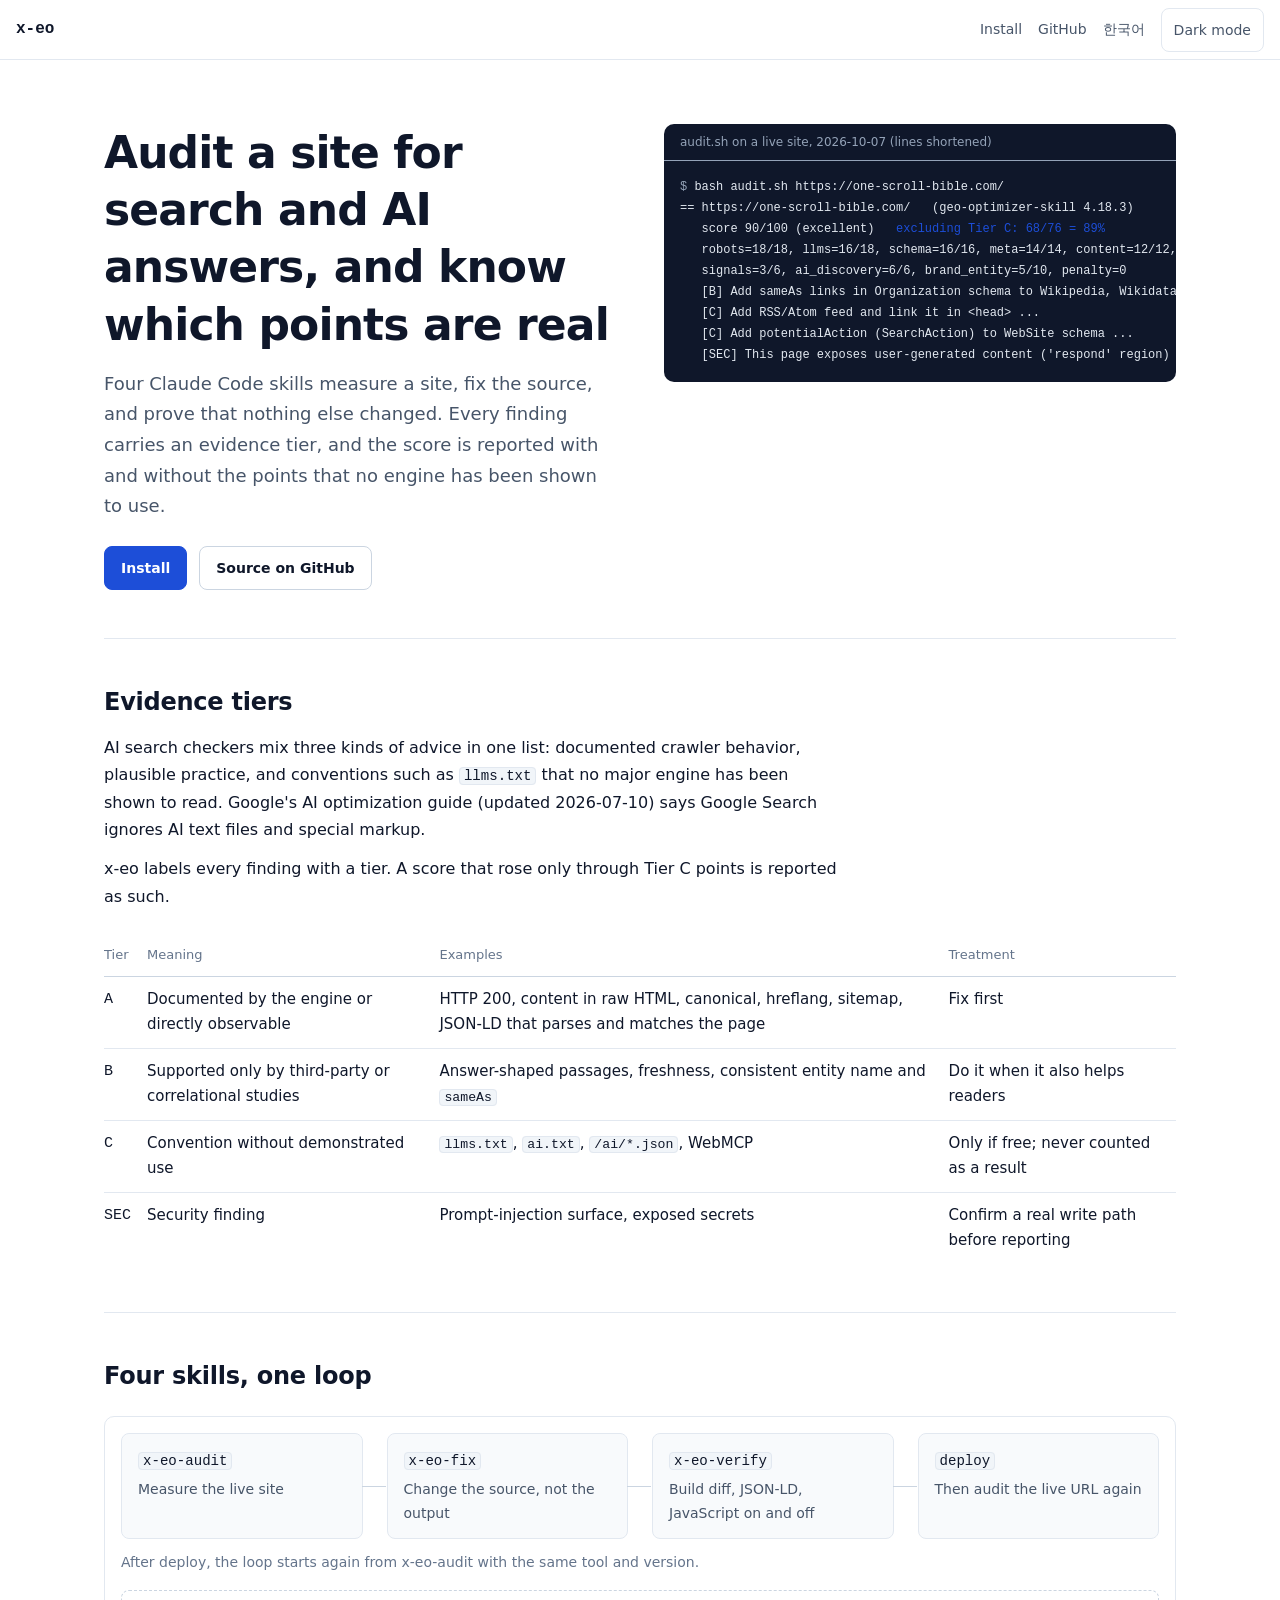
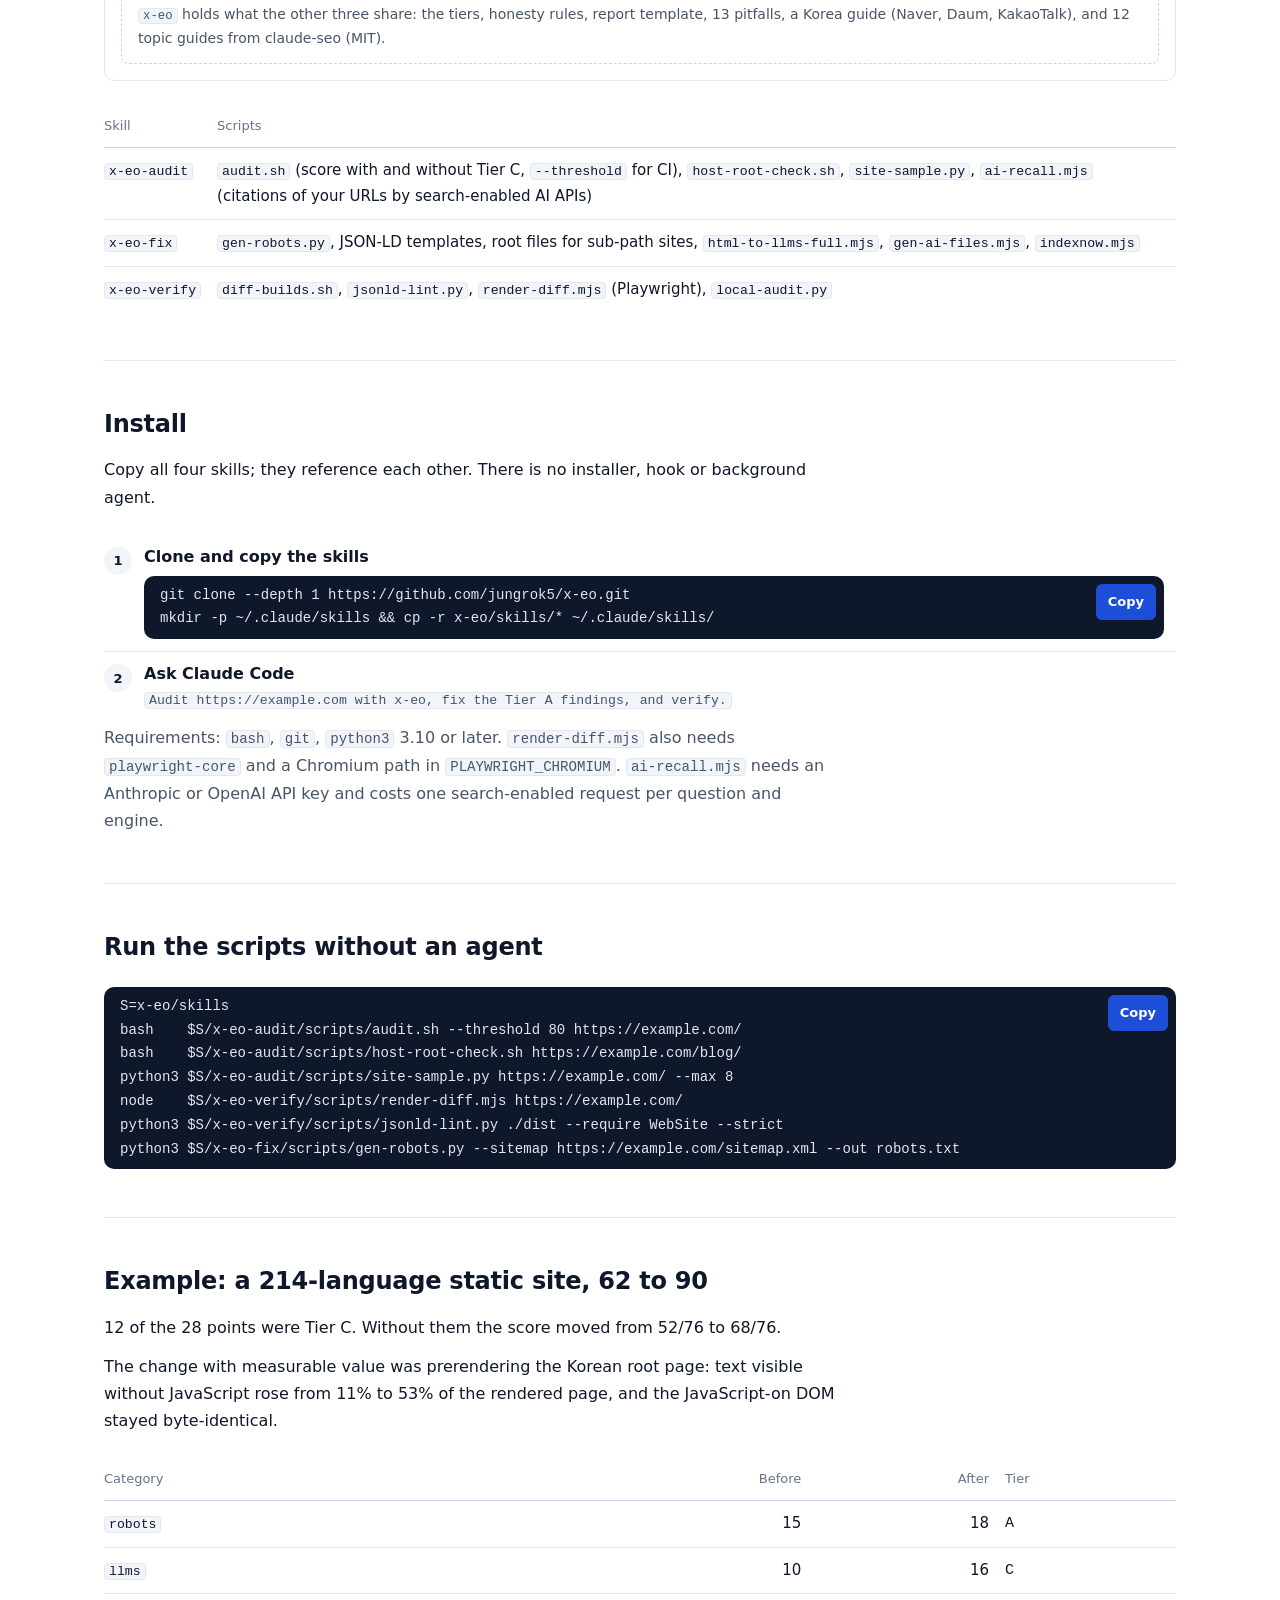
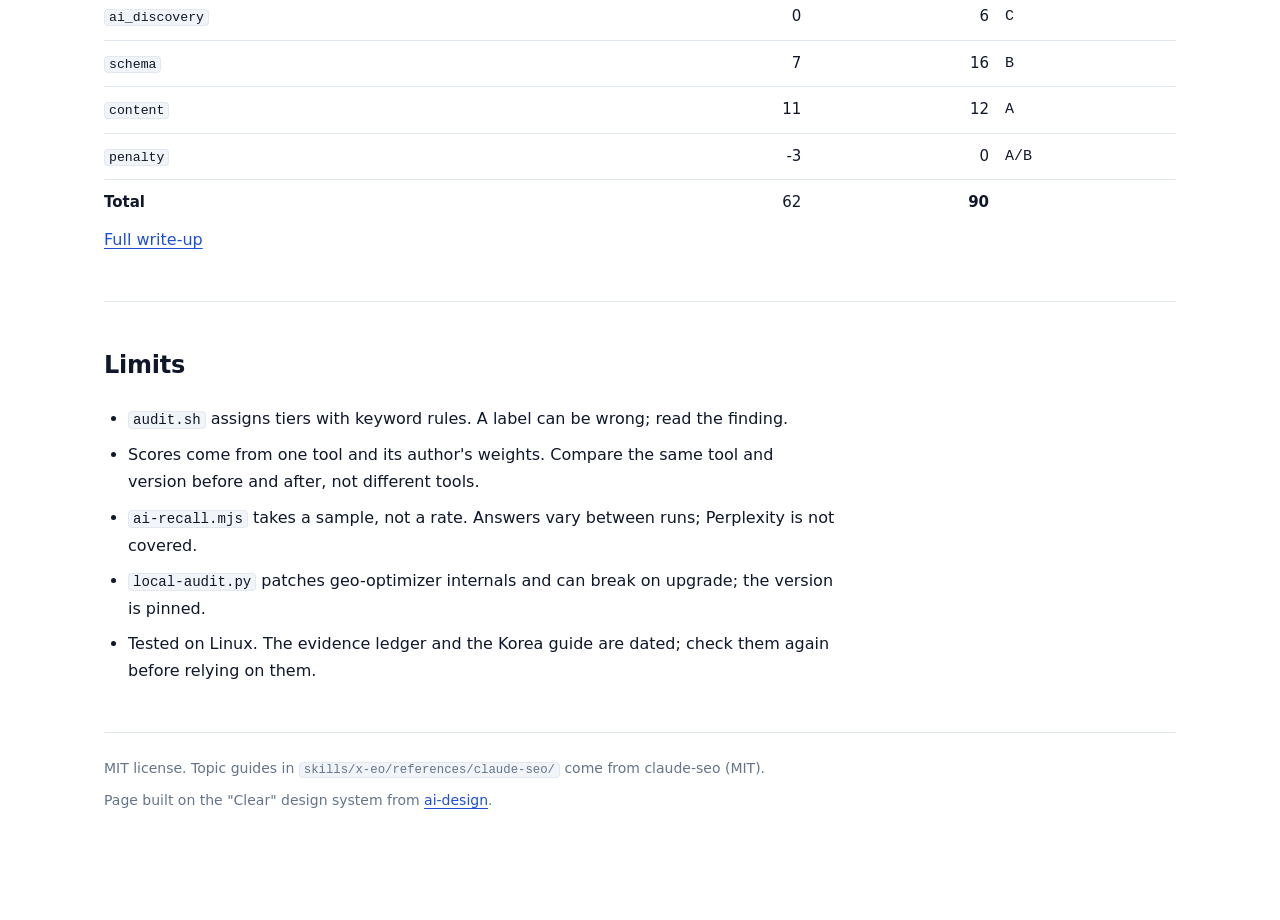
<file: index.html>
<!doctype html>
<html lang="en">
<head>
<meta charset="utf-8">
<meta name="viewport" content="width=device-width, initial-scale=1">
<title>x-eo: SEO, AEO and GEO audits graded by evidence</title>
<meta name="description" content="Claude Code skills that audit a site for search engines and AI answer engines, fix the findings and verify the fix, with an evidence tier on every recommendation.">
<link rel="canonical" href="https://jungrok5.github.io/x-eo/">
<link rel="alternate" hreflang="en" href="https://jungrok5.github.io/x-eo/">
<link rel="alternate" hreflang="ko" href="https://jungrok5.github.io/x-eo/ko/">
<link rel="alternate" hreflang="x-default" href="https://jungrok5.github.io/x-eo/">
<meta property="og:type" content="website">
<meta property="og:title" content="x-eo: SEO, AEO and GEO audits graded by evidence">
<meta property="og:description" content="Claude Code skills that audit a site for search engines and AI answer engines, fix the findings and verify the fix, with an evidence tier on every recommendation.">
<meta property="og:url" content="https://jungrok5.github.io/x-eo/">
<meta property="og:locale" content="en_US">
<meta name="twitter:card" content="summary">
<link rel="icon" href="data:,">
<script type="application/ld+json">{"@context": "https://schema.org", "@type": "SoftwareSourceCode", "name": "x-eo", "url": "https://jungrok5.github.io/x-eo/", "codeRepository": "https://github.com/jungrok5/x-eo", "description": "Claude Code skills that audit a site for search engines and AI answer engines, fix the findings and verify the fix, with an evidence tier on every recommendation.", "inLanguage": "en", "license": "https://opensource.org/licenses/MIT", "programmingLanguage": ["Python", "JavaScript", "Shell"], "runtimePlatform": "Claude Code"}</script>
<link rel="stylesheet" href="assets/design/tokens.css">
<link rel="stylesheet" href="assets/design/components.css">
<link rel="stylesheet" href="assets/site.css">
<script src="assets/design/theme.js"></script>
</head>
<body>
<header class="ds-topbar top">
  <a class="brand" href="./">x-eo</a>
  <nav>
    <a href="#install">Install</a>
    <a href="https://github.com/jungrok5/x-eo">GitHub</a>
    <a href="ko/" hreflang="ko" lang="ko">한국어</a>
    <button type="button" class="theme-toggle" data-dark="Dark mode" data-light="Light mode">Dark mode</button>
  </nav>
</header>
<main class="ds-page">
<section class="hero">
  <div>
    <h1>Audit a site for search and AI answers, and know which points are real</h1>
    <p class="ds-lede">Four Claude Code skills measure a site, fix the source, and prove that nothing else changed. Every finding carries an evidence tier, and the score is reported with and without the points that no engine has been shown to use.</p>
    <div class="actions"><a class="ds-btn ds-btn--primary" href="#install">Install</a><a class="ds-btn" href="https://github.com/jungrok5/x-eo">Source on GitHub</a></div>
  </div>
  <figure class="term"><figcaption>audit.sh on a live site, 2026-10-07 (lines shortened)</figcaption><pre tabindex="0"><code><span class="ds-c">$</span> bash audit.sh https://one-scroll-bible.com/
== https://one-scroll-bible.com/   (geo-optimizer-skill 4.18.3)
   score 90/100 (excellent)   <span class="hl">excluding Tier C: 68/76 = 89%</span>
   robots=18/18, llms=16/18, schema=16/16, meta=14/14, content=12/12,
   signals=3/6, ai_discovery=6/6, brand_entity=5/10, penalty=0
   [B] Add sameAs links in Organization schema to Wikipedia, Wikidata, ...
   [C] Add RSS/Atom feed and link it in &lt;head&gt; ...
   [C] Add potentialAction (SearchAction) to WebSite schema ...
   [SEC] This page exposes user-generated content ('respond' region) ...</code></pre></figure>
</section>
<section id="tiers">
  <h2>Evidence tiers</h2>
  <p>AI search checkers mix three kinds of advice in one list: documented crawler behavior, plausible practice, and conventions such as <code>llms.txt</code> that no major engine has been shown to read. Google's AI optimization guide (updated 2026-07-10) says Google Search ignores AI text files and special markup.</p><p>x-eo labels every finding with a tier. A score that rose only through Tier C points is reported as such.</p>
  <div class="ds-table-wrap"><table class="ds-table"><thead><tr><th>Tier</th><th>Meaning</th><th>Examples</th><th>Treatment</th></tr></thead><tbody><tr><td class="tier">A</td><td>Documented by the engine or directly observable</td><td>HTTP 200, content in raw HTML, canonical, hreflang, sitemap, JSON-LD that parses and matches the page</td><td>Fix first</td></tr><tr><td class="tier">B</td><td>Supported only by third-party or correlational studies</td><td>Answer-shaped passages, freshness, consistent entity name and <code>sameAs</code></td><td>Do it when it also helps readers</td></tr><tr><td class="tier">C</td><td>Convention without demonstrated use</td><td><code>llms.txt</code>, <code>ai.txt</code>, <code>/ai/*.json</code>, WebMCP</td><td>Only if free; never counted as a result</td></tr><tr><td class="tier">SEC</td><td>Security finding</td><td>Prompt-injection surface, exposed secrets</td><td>Confirm a real write path before reporting</td></tr></tbody></table></div>
</section>
<section id="skills">
  <h2>Four skills, one loop</h2>
  <figure class="ds-figure"><ol class="loop"><li><code>x-eo-audit</code><span>Measure the live site</span></li><li><code>x-eo-fix</code><span>Change the source, not the output</span></li><li><code>x-eo-verify</code><span>Build diff, JSON-LD, JavaScript on and off</span></li><li><code>deploy</code><span>Then audit the live URL again</span></li></ol><p class="loop-back">After deploy, the loop starts again from x-eo-audit with the same tool and version.</p><p class="shared"><code>x-eo</code> holds what the other three share: the tiers, honesty rules, report template, 13 pitfalls, a Korea guide (Naver, Daum, KakaoTalk), and 12 topic guides from claude-seo (MIT).</p></figure>
  <div class="ds-table-wrap"><table class="ds-table"><thead><tr><th>Skill</th><th>Scripts</th></tr></thead><tbody><tr><td><code>x-eo-audit</code></td><td><code>audit.sh</code> (score with and without Tier C, <code>--threshold</code> for CI), <code>host-root-check.sh</code>, <code>site-sample.py</code>, <code>ai-recall.mjs</code> (citations of your URLs by search-enabled AI APIs)</td></tr><tr><td><code>x-eo-fix</code></td><td><code>gen-robots.py</code>, JSON-LD templates, root files for sub-path sites, <code>html-to-llms-full.mjs</code>, <code>gen-ai-files.mjs</code>, <code>indexnow.mjs</code></td></tr><tr><td><code>x-eo-verify</code></td><td><code>diff-builds.sh</code>, <code>jsonld-lint.py</code>, <code>render-diff.mjs</code> (Playwright), <code>local-audit.py</code></td></tr></tbody></table></div>
</section>
<section id="install">
  <h2>Install</h2>
  <p>Copy all four skills; they reference each other. There is no installer, hook or background agent.</p>
  <ol class="ds-steps"><li><div><h3>Clone and copy the skills</h3><div class="ds-cmd"><pre><code>git clone --depth 1 https://github.com/jungrok5/x-eo.git
mkdir -p ~/.claude/skills &amp;&amp; cp -r x-eo/skills/* ~/.claude/skills/</code></pre><button type="button" data-copied="Copied" data-failed="Copy failed">Copy</button></div></div></li><li><div><h3>Ask Claude Code</h3><p><code>Audit https://example.com with x-eo, fix the Tier A findings, and verify.</code></p></div></li></ol>
  <p class="ds-muted">Requirements: <code>bash</code>, <code>git</code>, <code>python3</code> 3.10 or later. <code>render-diff.mjs</code> also needs <code>playwright-core</code> and a Chromium path in <code>PLAYWRIGHT_CHROMIUM</code>. <code>ai-recall.mjs</code> needs an Anthropic or OpenAI API key and costs one search-enabled request per question and engine.</p>
</section>
<section id="direct">
  <h2>Run the scripts without an agent</h2>
  <div class="ds-cmd"><pre><code>S=x-eo/skills
bash    $S/x-eo-audit/scripts/audit.sh --threshold 80 https://example.com/
bash    $S/x-eo-audit/scripts/host-root-check.sh https://example.com/blog/
python3 $S/x-eo-audit/scripts/site-sample.py https://example.com/ --max 8
node    $S/x-eo-verify/scripts/render-diff.mjs https://example.com/
python3 $S/x-eo-verify/scripts/jsonld-lint.py ./dist --require WebSite --strict
python3 $S/x-eo-fix/scripts/gen-robots.py --sitemap https://example.com/sitemap.xml --out robots.txt</code></pre><button type="button" data-copied="Copied" data-failed="Copy failed">Copy</button></div>
</section>
<section id="example">
  <h2>Example: a 214-language static site, 62 to 90</h2>
  <p>12 of the 28 points were Tier C. Without them the score moved from 52/76 to 68/76.</p><p>The change with measurable value was prerendering the Korean root page: text visible without JavaScript rose from 11% to 53% of the rendered page, and the JavaScript-on DOM stayed byte-identical.</p>
  <div class="ds-table-wrap"><table class="ds-table"><thead><tr><th>Category</th><th class="num">Before</th><th class="num">After</th><th>Tier</th></tr></thead><tbody><tr><td><code>robots</code></td><td class="num">15</td><td class="num">18</td><td class="tier">A</td></tr><tr><td><code>llms</code></td><td class="num">10</td><td class="num">16</td><td class="tier">C</td></tr><tr><td><code>ai_discovery</code></td><td class="num">0</td><td class="num">6</td><td class="tier">C</td></tr><tr><td><code>schema</code></td><td class="num">7</td><td class="num">16</td><td class="tier">B</td></tr><tr><td><code>content</code></td><td class="num">11</td><td class="num">12</td><td class="tier">A</td></tr><tr><td><code>penalty</code></td><td class="num">-3</td><td class="num">0</td><td class="tier">A/B</td></tr><tr><td><strong>Total</strong></td><td class="num">62</td><td class="num"><strong>90</strong></td><td></td></tr></tbody></table></div>
  <p><a href="https://github.com/jungrok5/x-eo/blob/main/examples/one-scroll-bible.md">Full write-up</a></p>
</section>
<section id="limits">
  <h2>Limits</h2>
  <ul class="plain"><li><code>audit.sh</code> assigns tiers with keyword rules. A label can be wrong; read the finding.</li><li>Scores come from one tool and its author's weights. Compare the same tool and version before and after, not different tools.</li><li><code>ai-recall.mjs</code> takes a sample, not a rate. Answers vary between runs; Perplexity is not covered.</li><li><code>local-audit.py</code> patches geo-optimizer internals and can break on upgrade; the version is pinned.</li><li>Tested on Linux. The evidence ledger and the Korea guide are dated; check them again before relying on them.</li></ul>
</section>
<footer class="site"><p>MIT license. Topic guides in <code>skills/x-eo/references/claude-seo/</code> come from claude-seo (MIT).</p><p>Page built on the "Clear" design system from <a href="https://github.com/jungrok5/ai-design">ai-design</a>.</p></footer>
</main>
<script src="assets/design/copy.js" defer></script>
</body>
</html>
</file>
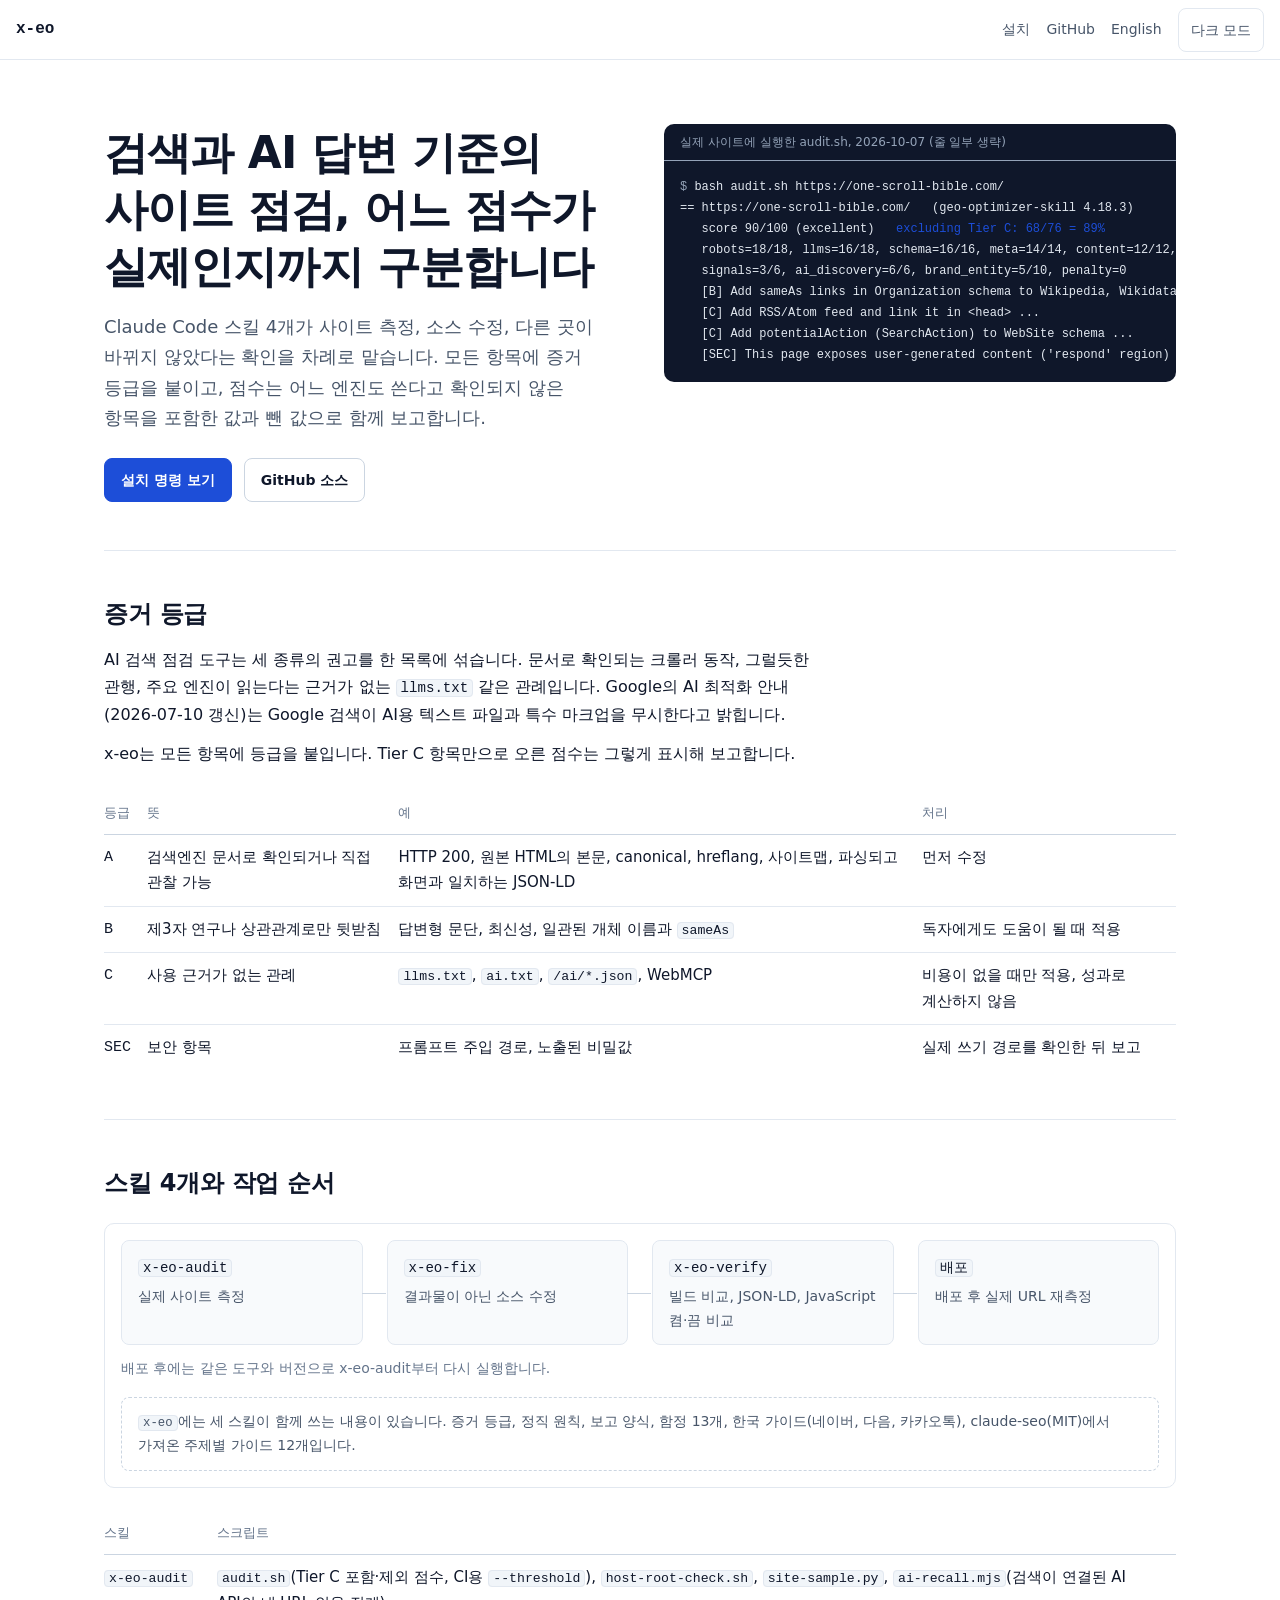
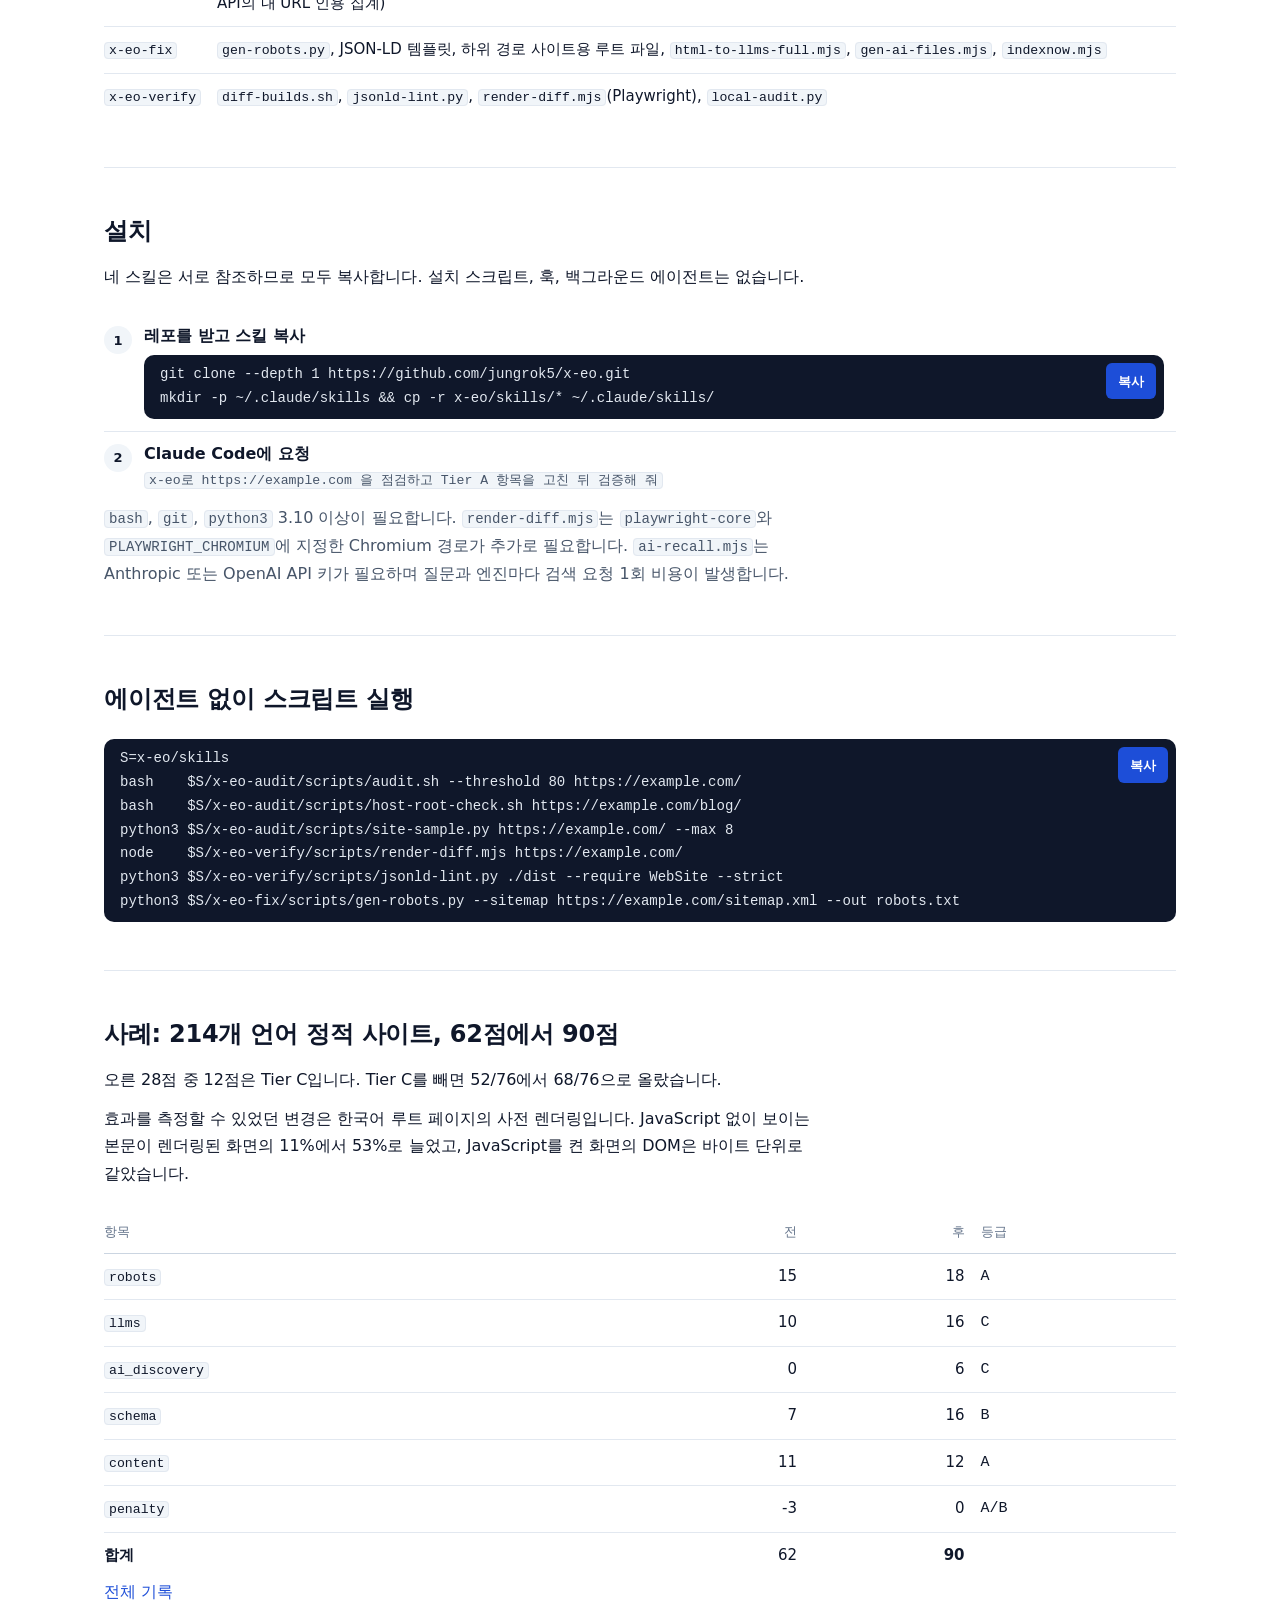
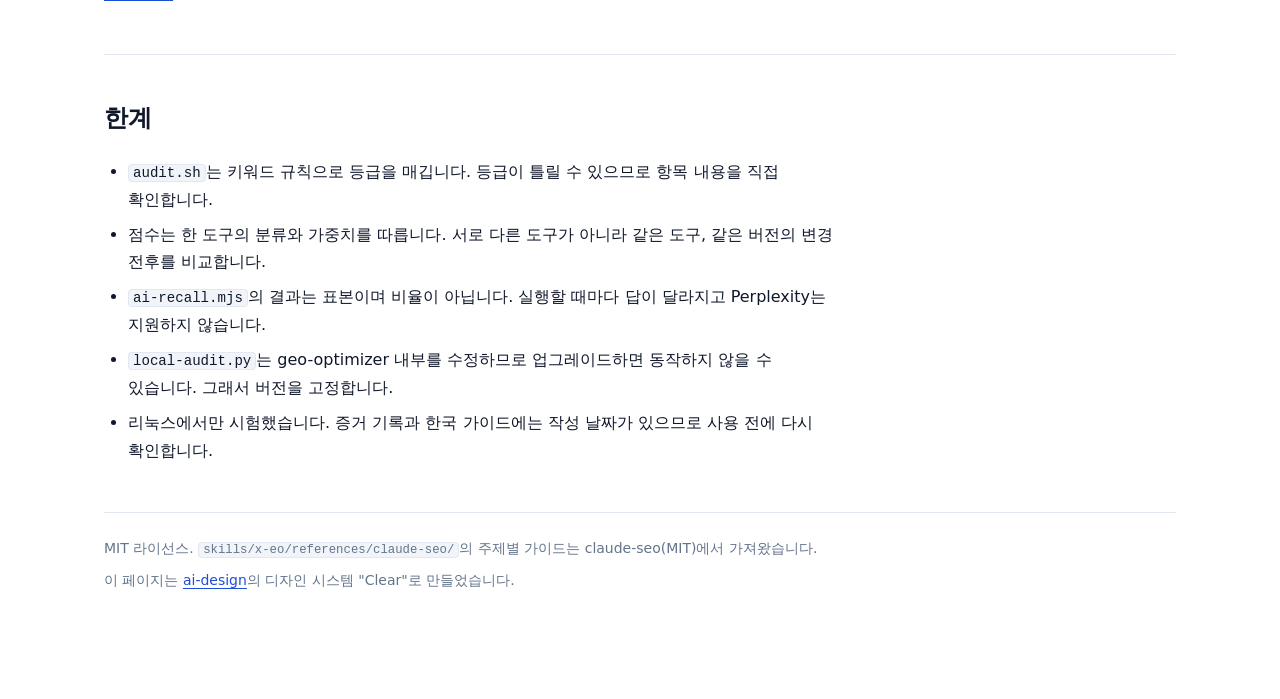
<file: ko/index.html>
<!doctype html>
<html lang="ko">
<head>
<meta charset="utf-8">
<meta name="viewport" content="width=device-width, initial-scale=1">
<title>x-eo: 증거 등급을 붙이는 SEO·AEO·GEO 점검</title>
<meta name="description" content="검색엔진과 AI 답변 엔진 관점에서 사이트 점검, 수정, 수정 결과 검증을 맡는 Claude Code 스킬입니다. 모든 권고에 증거 등급을 붙입니다.">
<link rel="canonical" href="https://jungrok5.github.io/x-eo/ko/">
<link rel="alternate" hreflang="en" href="https://jungrok5.github.io/x-eo/">
<link rel="alternate" hreflang="ko" href="https://jungrok5.github.io/x-eo/ko/">
<link rel="alternate" hreflang="x-default" href="https://jungrok5.github.io/x-eo/">
<meta property="og:type" content="website">
<meta property="og:title" content="x-eo: 증거 등급을 붙이는 SEO·AEO·GEO 점검">
<meta property="og:description" content="검색엔진과 AI 답변 엔진 관점에서 사이트 점검, 수정, 수정 결과 검증을 맡는 Claude Code 스킬입니다. 모든 권고에 증거 등급을 붙입니다.">
<meta property="og:url" content="https://jungrok5.github.io/x-eo/ko/">
<meta property="og:locale" content="ko_KR">
<meta name="twitter:card" content="summary">
<link rel="icon" href="data:,">
<script type="application/ld+json">{"@context": "https://schema.org", "@type": "SoftwareSourceCode", "name": "x-eo", "url": "https://jungrok5.github.io/x-eo/ko/", "codeRepository": "https://github.com/jungrok5/x-eo", "description": "검색엔진과 AI 답변 엔진 관점에서 사이트 점검, 수정, 수정 결과 검증을 맡는 Claude Code 스킬입니다. 모든 권고에 증거 등급을 붙입니다.", "inLanguage": "ko", "license": "https://opensource.org/licenses/MIT", "programmingLanguage": ["Python", "JavaScript", "Shell"], "runtimePlatform": "Claude Code"}</script>
<link rel="stylesheet" href="../assets/design/tokens.css">
<link rel="stylesheet" href="../assets/design/components.css">
<link rel="stylesheet" href="../assets/site.css">
<script src="../assets/design/theme.js"></script>
</head>
<body>
<header class="ds-topbar top">
  <a class="brand" href="../">x-eo</a>
  <nav>
    <a href="#install">설치</a>
    <a href="https://github.com/jungrok5/x-eo">GitHub</a>
    <a href="../" hreflang="en" lang="en">English</a>
    <button type="button" class="theme-toggle" >다크 모드</button>
  </nav>
</header>
<main class="ds-page">
<section class="hero">
  <div>
    <h1>검색과 AI 답변 기준의 사이트 점검, 어느 점수가 실제인지까지 구분합니다</h1>
    <p class="ds-lede">Claude Code 스킬 4개가 사이트 측정, 소스 수정, 다른 곳이 바뀌지 않았다는 확인을 차례로 맡습니다. 모든 항목에 증거 등급을 붙이고, 점수는 어느 엔진도 쓴다고 확인되지 않은 항목을 포함한 값과 뺀 값으로 함께 보고합니다.</p>
    <div class="actions"><a class="ds-btn ds-btn--primary" href="#install">설치 명령 보기</a><a class="ds-btn" href="https://github.com/jungrok5/x-eo">GitHub 소스</a></div>
  </div>
  <figure class="term"><figcaption>실제 사이트에 실행한 audit.sh, 2026-10-07 (줄 일부 생략)</figcaption><pre tabindex="0"><code><span class="ds-c">$</span> bash audit.sh https://one-scroll-bible.com/
== https://one-scroll-bible.com/   (geo-optimizer-skill 4.18.3)
   score 90/100 (excellent)   <span class="hl">excluding Tier C: 68/76 = 89%</span>
   robots=18/18, llms=16/18, schema=16/16, meta=14/14, content=12/12,
   signals=3/6, ai_discovery=6/6, brand_entity=5/10, penalty=0
   [B] Add sameAs links in Organization schema to Wikipedia, Wikidata, ...
   [C] Add RSS/Atom feed and link it in &lt;head&gt; ...
   [C] Add potentialAction (SearchAction) to WebSite schema ...
   [SEC] This page exposes user-generated content ('respond' region) ...</code></pre></figure>
</section>
<section id="tiers">
  <h2>증거 등급</h2>
  <p>AI 검색 점검 도구는 세 종류의 권고를 한 목록에 섞습니다. 문서로 확인되는 크롤러 동작, 그럴듯한 관행, 주요 엔진이 읽는다는 근거가 없는 <code>llms.txt</code> 같은 관례입니다. Google의 AI 최적화 안내(2026-07-10 갱신)는 Google 검색이 AI용 텍스트 파일과 특수 마크업을 무시한다고 밝힙니다.</p><p>x-eo는 모든 항목에 등급을 붙입니다. Tier C 항목만으로 오른 점수는 그렇게 표시해 보고합니다.</p>
  <div class="ds-table-wrap"><table class="ds-table"><thead><tr><th>등급</th><th>뜻</th><th>예</th><th>처리</th></tr></thead><tbody><tr><td class="tier">A</td><td>검색엔진 문서로 확인되거나 직접 관찰 가능</td><td>HTTP 200, 원본 HTML의 본문, canonical, hreflang, 사이트맵, 파싱되고 화면과 일치하는 JSON-LD</td><td>먼저 수정</td></tr><tr><td class="tier">B</td><td>제3자 연구나 상관관계로만 뒷받침</td><td>답변형 문단, 최신성, 일관된 개체 이름과 <code>sameAs</code></td><td>독자에게도 도움이 될 때 적용</td></tr><tr><td class="tier">C</td><td>사용 근거가 없는 관례</td><td><code>llms.txt</code>, <code>ai.txt</code>, <code>/ai/*.json</code>, WebMCP</td><td>비용이 없을 때만 적용, 성과로 계산하지 않음</td></tr><tr><td class="tier">SEC</td><td>보안 항목</td><td>프롬프트 주입 경로, 노출된 비밀값</td><td>실제 쓰기 경로를 확인한 뒤 보고</td></tr></tbody></table></div>
</section>
<section id="skills">
  <h2>스킬 4개와 작업 순서</h2>
  <figure class="ds-figure"><ol class="loop"><li><code>x-eo-audit</code><span>실제 사이트 측정</span></li><li><code>x-eo-fix</code><span>결과물이 아닌 소스 수정</span></li><li><code>x-eo-verify</code><span>빌드 비교, JSON-LD, JavaScript 켬·끔 비교</span></li><li><code>배포</code><span>배포 후 실제 URL 재측정</span></li></ol><p class="loop-back">배포 후에는 같은 도구와 버전으로 x-eo-audit부터 다시 실행합니다.</p><p class="shared"><code>x-eo</code>에는 세 스킬이 함께 쓰는 내용이 있습니다. 증거 등급, 정직 원칙, 보고 양식, 함정 13개, 한국 가이드(네이버, 다음, 카카오톡), claude-seo(MIT)에서 가져온 주제별 가이드 12개입니다.</p></figure>
  <div class="ds-table-wrap"><table class="ds-table"><thead><tr><th>스킬</th><th>스크립트</th></tr></thead><tbody><tr><td><code>x-eo-audit</code></td><td><code>audit.sh</code>(Tier C 포함·제외 점수, CI용 <code>--threshold</code>), <code>host-root-check.sh</code>, <code>site-sample.py</code>, <code>ai-recall.mjs</code>(검색이 연결된 AI API의 내 URL 인용 집계)</td></tr><tr><td><code>x-eo-fix</code></td><td><code>gen-robots.py</code>, JSON-LD 템플릿, 하위 경로 사이트용 루트 파일, <code>html-to-llms-full.mjs</code>, <code>gen-ai-files.mjs</code>, <code>indexnow.mjs</code></td></tr><tr><td><code>x-eo-verify</code></td><td><code>diff-builds.sh</code>, <code>jsonld-lint.py</code>, <code>render-diff.mjs</code>(Playwright), <code>local-audit.py</code></td></tr></tbody></table></div>
</section>
<section id="install">
  <h2>설치</h2>
  <p>네 스킬은 서로 참조하므로 모두 복사합니다. 설치 스크립트, 훅, 백그라운드 에이전트는 없습니다.</p>
  <ol class="ds-steps"><li><div><h3>레포를 받고 스킬 복사</h3><div class="ds-cmd"><pre><code>git clone --depth 1 https://github.com/jungrok5/x-eo.git
mkdir -p ~/.claude/skills &amp;&amp; cp -r x-eo/skills/* ~/.claude/skills/</code></pre><button type="button" >복사</button></div></div></li><li><div><h3>Claude Code에 요청</h3><p><code>x-eo로 https://example.com 을 점검하고 Tier A 항목을 고친 뒤 검증해 줘</code></p></div></li></ol>
  <p class="ds-muted"><code>bash</code>, <code>git</code>, <code>python3</code> 3.10 이상이 필요합니다. <code>render-diff.mjs</code>는 <code>playwright-core</code>와 <code>PLAYWRIGHT_CHROMIUM</code>에 지정한 Chromium 경로가 추가로 필요합니다. <code>ai-recall.mjs</code>는 Anthropic 또는 OpenAI API 키가 필요하며 질문과 엔진마다 검색 요청 1회 비용이 발생합니다.</p>
</section>
<section id="direct">
  <h2>에이전트 없이 스크립트 실행</h2>
  <div class="ds-cmd"><pre><code>S=x-eo/skills
bash    $S/x-eo-audit/scripts/audit.sh --threshold 80 https://example.com/
bash    $S/x-eo-audit/scripts/host-root-check.sh https://example.com/blog/
python3 $S/x-eo-audit/scripts/site-sample.py https://example.com/ --max 8
node    $S/x-eo-verify/scripts/render-diff.mjs https://example.com/
python3 $S/x-eo-verify/scripts/jsonld-lint.py ./dist --require WebSite --strict
python3 $S/x-eo-fix/scripts/gen-robots.py --sitemap https://example.com/sitemap.xml --out robots.txt</code></pre><button type="button" >복사</button></div>
</section>
<section id="example">
  <h2>사례: 214개 언어 정적 사이트, 62점에서 90점</h2>
  <p>오른 28점 중 12점은 Tier C입니다. Tier C를 빼면 52/76에서 68/76으로 올랐습니다.</p><p>효과를 측정할 수 있었던 변경은 한국어 루트 페이지의 사전 렌더링입니다. JavaScript 없이 보이는 본문이 렌더링된 화면의 11%에서 53%로 늘었고, JavaScript를 켠 화면의 DOM은 바이트 단위로 같았습니다.</p>
  <div class="ds-table-wrap"><table class="ds-table"><thead><tr><th>항목</th><th class="num">전</th><th class="num">후</th><th>등급</th></tr></thead><tbody><tr><td><code>robots</code></td><td class="num">15</td><td class="num">18</td><td class="tier">A</td></tr><tr><td><code>llms</code></td><td class="num">10</td><td class="num">16</td><td class="tier">C</td></tr><tr><td><code>ai_discovery</code></td><td class="num">0</td><td class="num">6</td><td class="tier">C</td></tr><tr><td><code>schema</code></td><td class="num">7</td><td class="num">16</td><td class="tier">B</td></tr><tr><td><code>content</code></td><td class="num">11</td><td class="num">12</td><td class="tier">A</td></tr><tr><td><code>penalty</code></td><td class="num">-3</td><td class="num">0</td><td class="tier">A/B</td></tr><tr><td><strong>합계</strong></td><td class="num">62</td><td class="num"><strong>90</strong></td><td></td></tr></tbody></table></div>
  <p><a href="https://github.com/jungrok5/x-eo/blob/main/examples/one-scroll-bible.md">전체 기록</a></p>
</section>
<section id="limits">
  <h2>한계</h2>
  <ul class="plain"><li><code>audit.sh</code>는 키워드 규칙으로 등급을 매깁니다. 등급이 틀릴 수 있으므로 항목 내용을 직접 확인합니다.</li><li>점수는 한 도구의 분류와 가중치를 따릅니다. 서로 다른 도구가 아니라 같은 도구, 같은 버전의 변경 전후를 비교합니다.</li><li><code>ai-recall.mjs</code>의 결과는 표본이며 비율이 아닙니다. 실행할 때마다 답이 달라지고 Perplexity는 지원하지 않습니다.</li><li><code>local-audit.py</code>는 geo-optimizer 내부를 수정하므로 업그레이드하면 동작하지 않을 수 있습니다. 그래서 버전을 고정합니다.</li><li>리눅스에서만 시험했습니다. 증거 기록과 한국 가이드에는 작성 날짜가 있으므로 사용 전에 다시 확인합니다.</li></ul>
</section>
<footer class="site"><p>MIT 라이선스. <code>skills/x-eo/references/claude-seo/</code>의 주제별 가이드는 claude-seo(MIT)에서 가져왔습니다.</p><p>이 페이지는 <a href="https://github.com/jungrok5/ai-design">ai-design</a>의 디자인 시스템 "Clear"로 만들었습니다.</p></footer>
</main>
<script src="../assets/design/copy.js" defer></script>
</body>
</html>
</file>
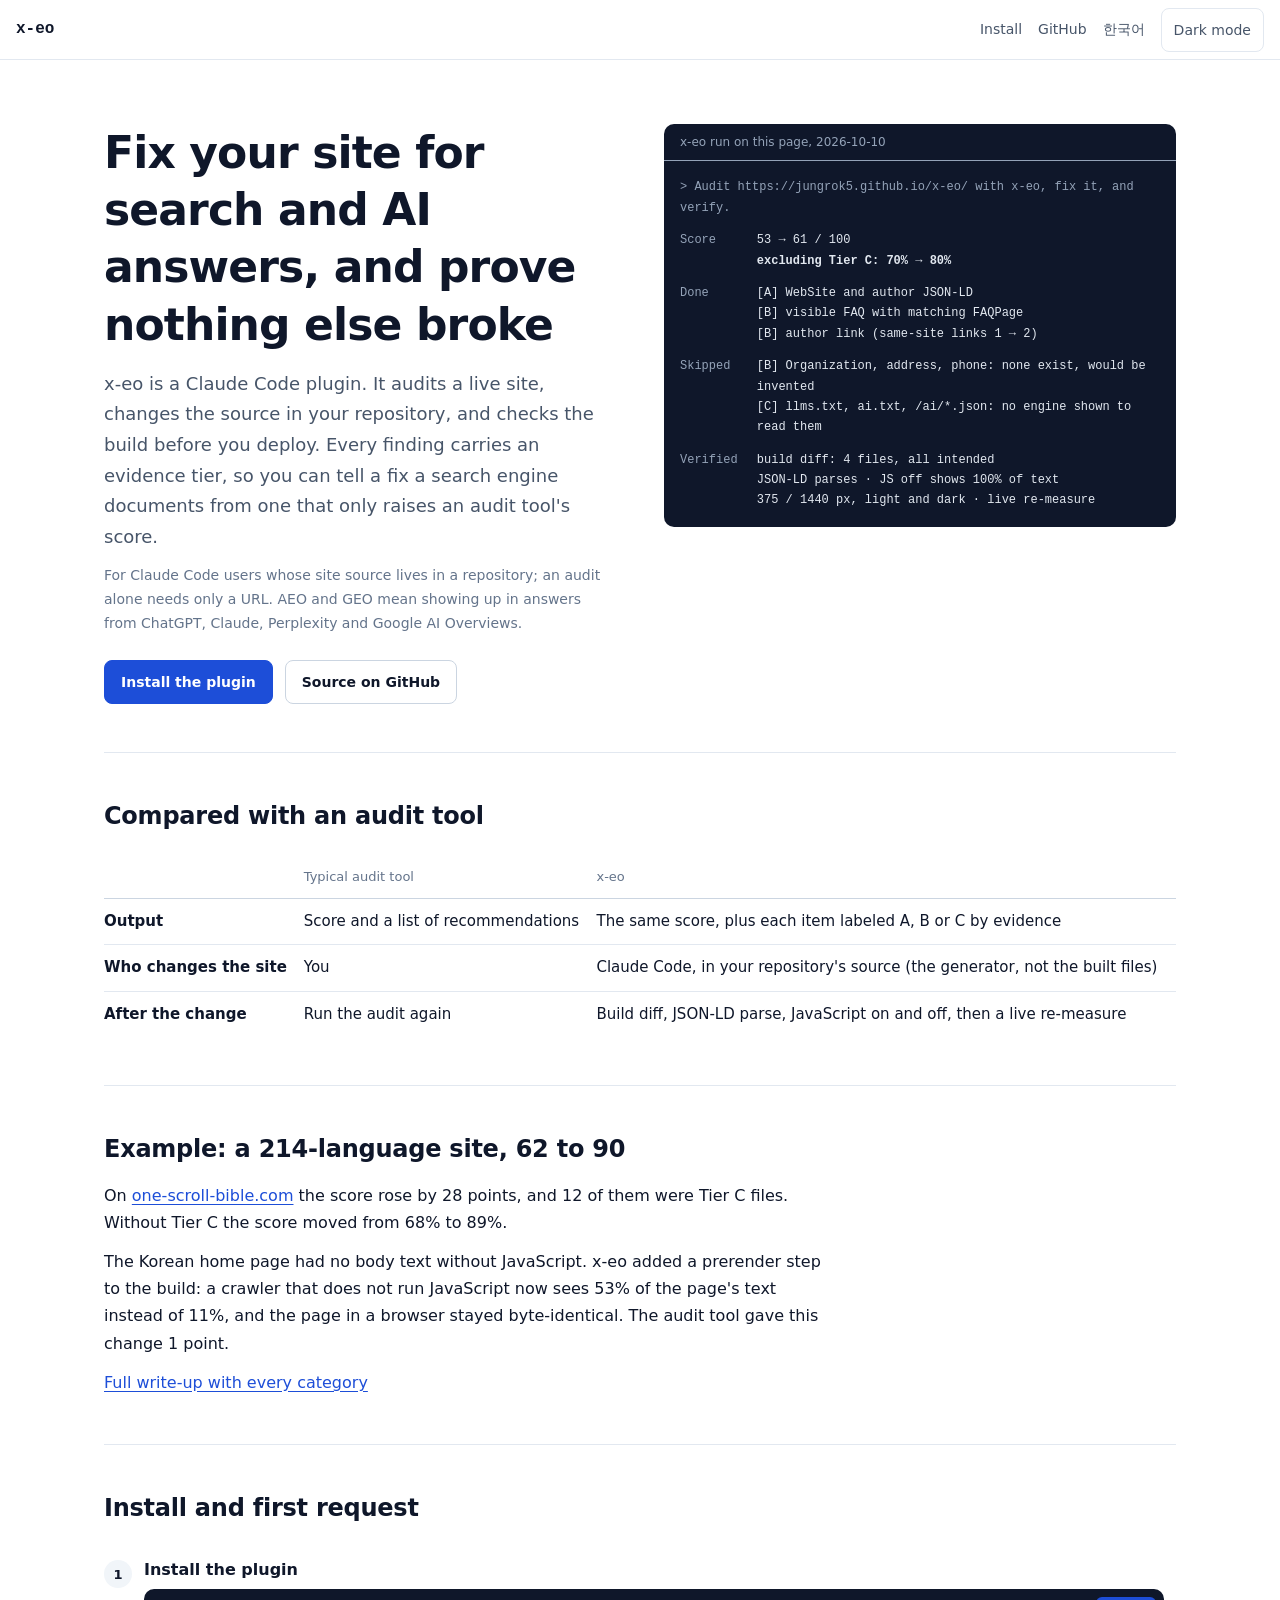
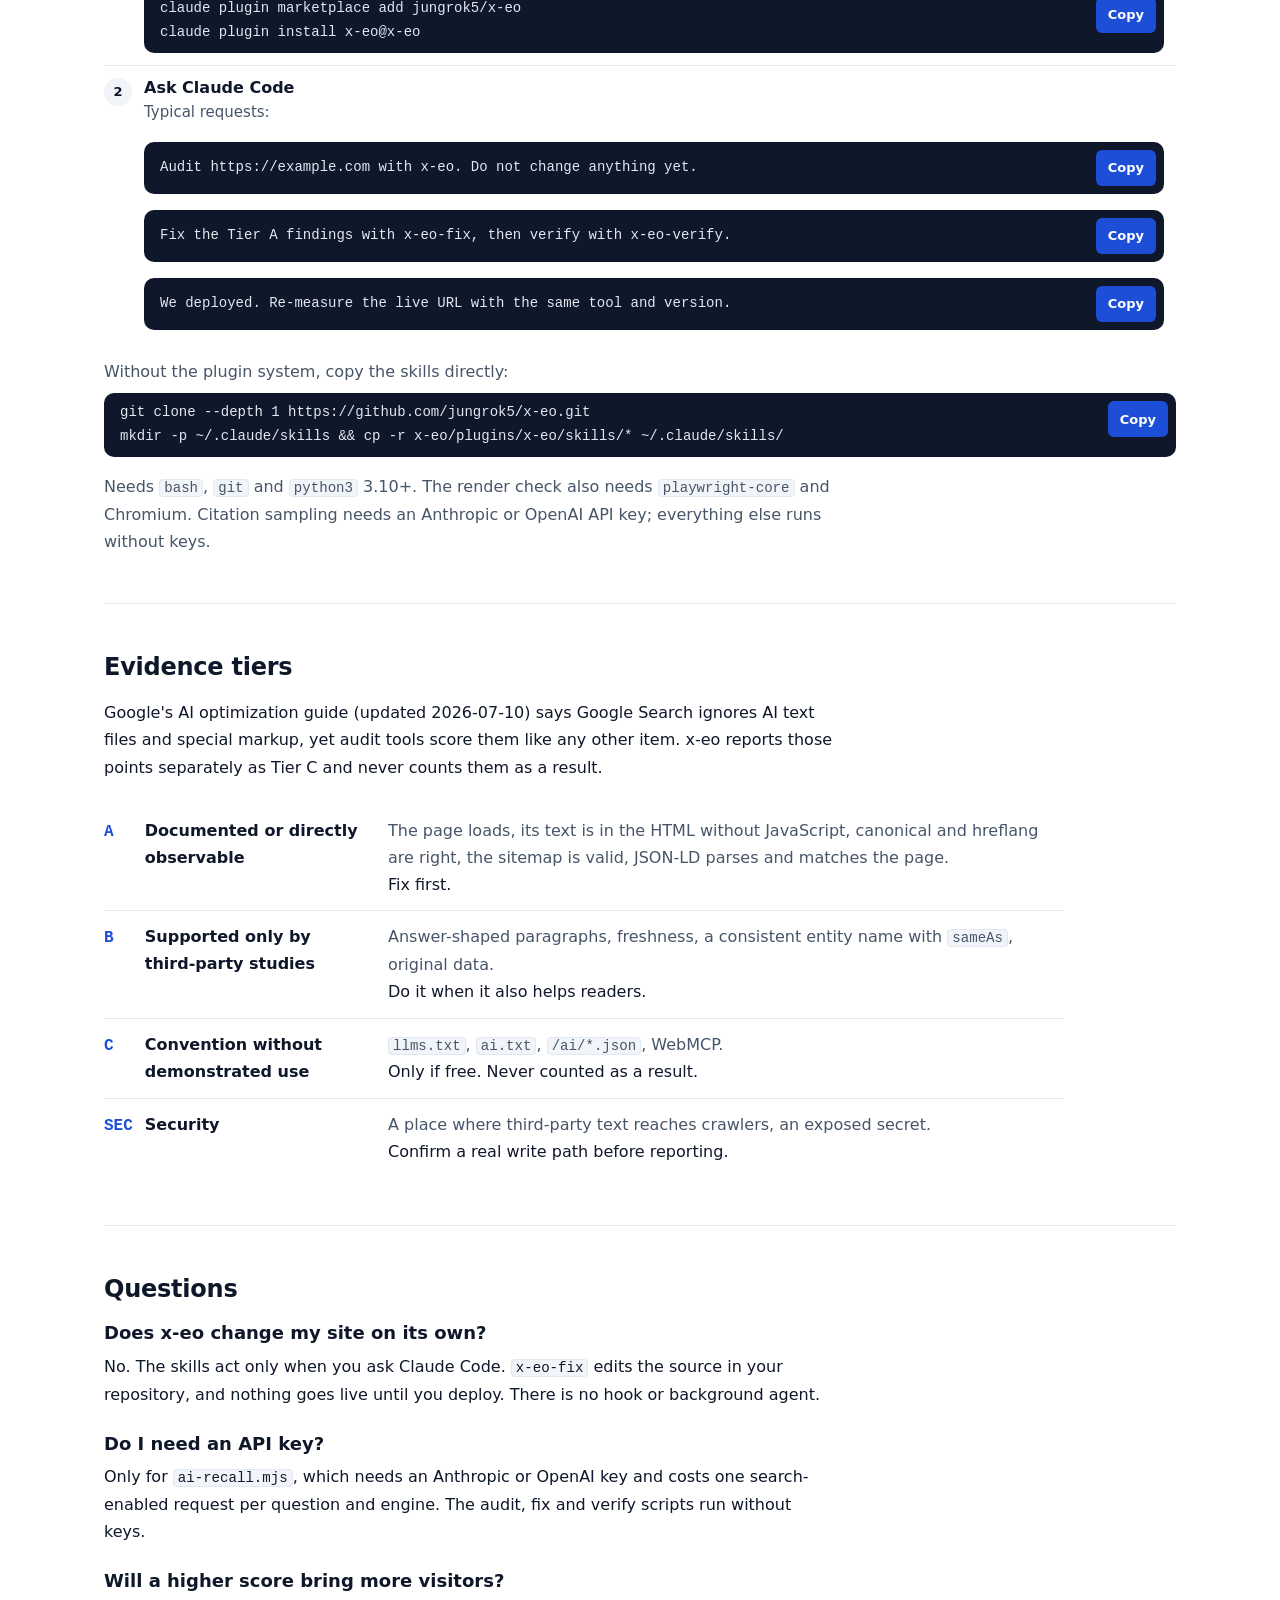
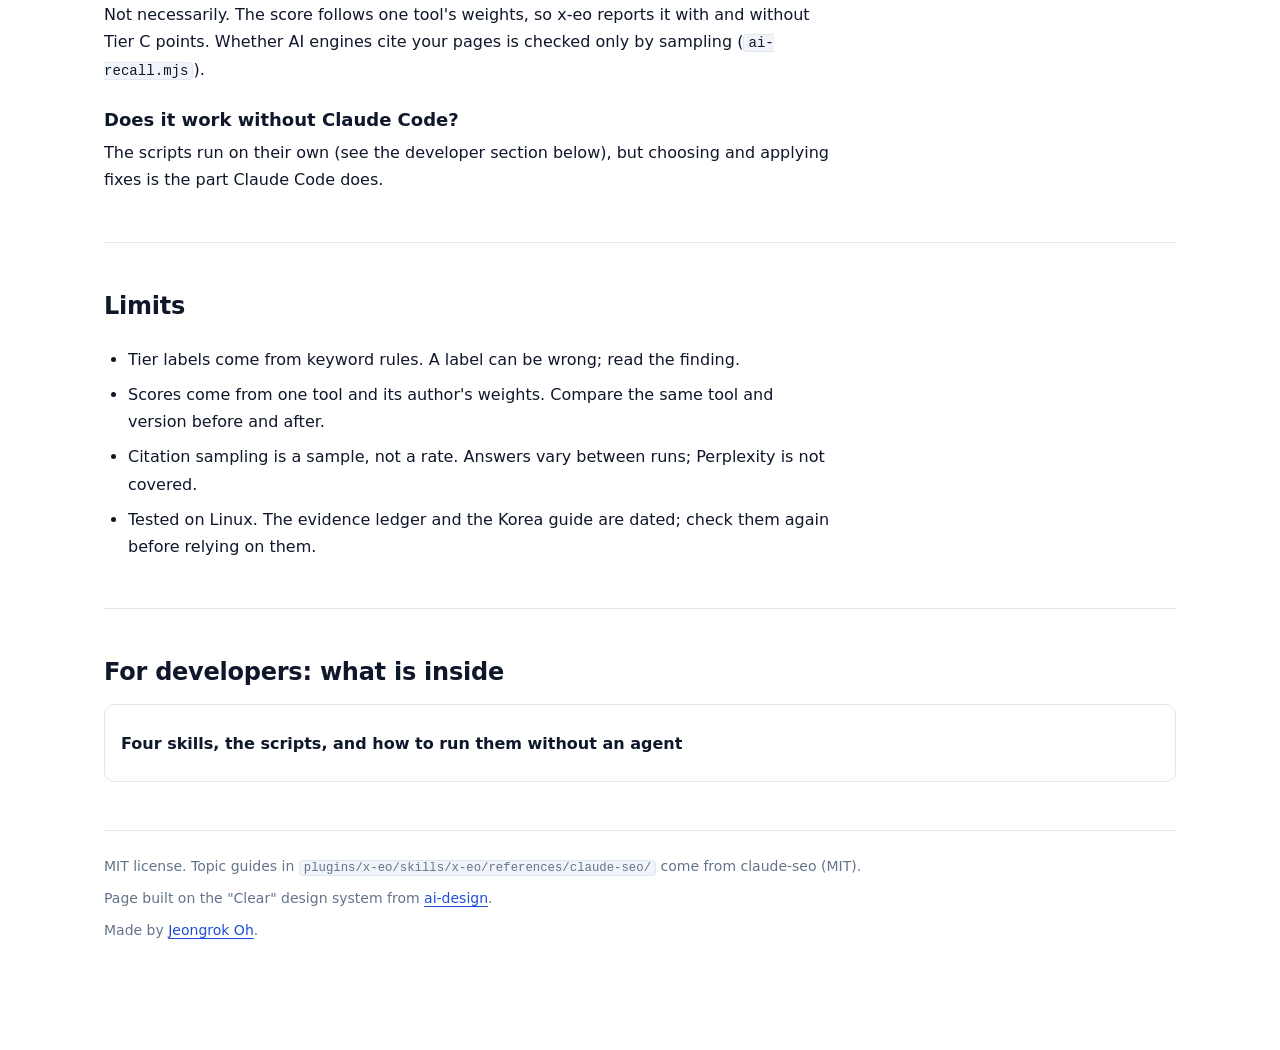
<file: site/index.html>
<!doctype html>
<html lang="en">
<head>
<meta charset="utf-8">
<meta name="viewport" content="width=device-width, initial-scale=1">
<title>x-eo: fix a site for search and AI answers, and prove nothing broke</title>
<meta name="description" content="Claude Code plugin for SEO, AEO and GEO. It audits a site, fixes the source in your repository, and verifies the build, with an evidence tier on every recommendation.">
<link rel="canonical" href="https://jungrok5.github.io/x-eo/">
<link rel="alternate" hreflang="en" href="https://jungrok5.github.io/x-eo/">
<link rel="alternate" hreflang="ko" href="https://jungrok5.github.io/x-eo/ko/">
<link rel="alternate" hreflang="x-default" href="https://jungrok5.github.io/x-eo/">
<meta property="og:type" content="website">
<meta property="og:title" content="x-eo: fix a site for search and AI answers, and prove nothing broke">
<meta property="og:description" content="Claude Code plugin for SEO, AEO and GEO. It audits a site, fixes the source in your repository, and verifies the build, with an evidence tier on every recommendation.">
<meta property="og:url" content="https://jungrok5.github.io/x-eo/">
<meta property="og:locale" content="en_US">
<meta property="og:image" content="https://jungrok5.github.io/x-eo/og.png?v=572d4463">
<meta property="og:image:width" content="1200">
<meta property="og:image:height" content="630">
<meta property="og:image:alt" content="x-eo, a Claude Code plugin: fix your site for search and AI answers, and prove nothing else broke. Report: score 53 to 61, excluding Tier C 70% to 80%.">
<meta name="twitter:card" content="summary_large_image">
<meta name="twitter:image" content="https://jungrok5.github.io/x-eo/og.png?v=572d4463">
<link rel="icon" href="data:,">
<script type="application/ld+json">{"@context": "https://schema.org", "@graph": [{"@type": "WebSite", "@id": "https://jungrok5.github.io/x-eo/#website", "name": "x-eo", "url": "https://jungrok5.github.io/x-eo/", "inLanguage": ["en", "ko"], "author": {"@id": "https://jungrok5.github.io/resume/#person"}}, {"@type": "SoftwareSourceCode", "name": "x-eo", "url": "https://jungrok5.github.io/x-eo/", "codeRepository": "https://github.com/jungrok5/x-eo", "description": "Claude Code plugin for SEO, AEO and GEO. It audits a site, fixes the source in your repository, and verifies the build, with an evidence tier on every recommendation.", "inLanguage": "en", "license": "https://opensource.org/licenses/MIT", "programmingLanguage": ["Python", "JavaScript", "Shell"], "runtimePlatform": "Claude Code", "author": {"@id": "https://jungrok5.github.io/resume/#person"}, "isPartOf": {"@id": "https://jungrok5.github.io/x-eo/#website"}}, {"@type": "FAQPage", "inLanguage": "en", "mainEntity": [{"@type": "Question", "name": "Does x-eo change my site on its own?", "acceptedAnswer": {"@type": "Answer", "text": "No. The skills act only when you ask Claude Code. x-eo-fix edits the source in your repository, and nothing goes live until you deploy. There is no hook or background agent."}}, {"@type": "Question", "name": "Do I need an API key?", "acceptedAnswer": {"@type": "Answer", "text": "Only for ai-recall.mjs, which needs an Anthropic or OpenAI key and costs one search-enabled request per question and engine. The audit, fix and verify scripts run without keys."}}, {"@type": "Question", "name": "Will a higher score bring more visitors?", "acceptedAnswer": {"@type": "Answer", "text": "Not necessarily. The score follows one tool's weights, so x-eo reports it with and without Tier C points. Whether AI engines cite your pages is checked only by sampling (ai-recall.mjs)."}}, {"@type": "Question", "name": "Does it work without Claude Code?", "acceptedAnswer": {"@type": "Answer", "text": "The scripts run on their own (see the developer section below), but choosing and applying fixes is the part Claude Code does."}}]}, {"@type": "Person", "@id": "https://jungrok5.github.io/resume/#person", "name": "오정록 (Jeongrok Oh)", "url": "https://jungrok5.github.io/resume/", "sameAs": ["https://github.com/jungrok5", "https://www.linkedin.com/in/jungrok5"]}]}</script>
<link rel="stylesheet" href="assets/design/tokens.css">
<link rel="stylesheet" href="assets/design/components.css">
<link rel="stylesheet" href="assets/site.css">
<script src="assets/design/theme.js"></script>
</head>
<body>
<header class="ds-topbar top">
  <a class="brand" href="./">x-eo</a>
  <nav>
    <a href="#start">Install</a>
    <a href="https://github.com/jungrok5/x-eo">GitHub</a>
    <a href="ko/" hreflang="ko" lang="ko">한국어</a>
    <button type="button" class="theme-toggle" data-dark="Dark mode" data-light="Light mode">Dark mode</button>
  </nav>
</header>
<main class="ds-page">
<section class="hero">
  <div>
    <h1>Fix your site for search and AI answers, and prove nothing else broke</h1>
    <p class="ds-lede"><span class="nw">x-eo</span> is a Claude Code plugin. It audits a live site, changes the source in your repository, and checks the build before you deploy. Every finding carries an evidence tier, so you can tell a fix a search engine documents from one that only raises an audit tool's score.</p>
    <p class="who">For Claude Code users whose site source lives in a repository; an audit alone needs only a URL. AEO and GEO mean showing up in answers from ChatGPT, Claude, Perplexity and Google AI Overviews.</p>
    <div class="actions"><a class="ds-btn ds-btn--primary" href="#start">Install the plugin</a><a class="ds-btn" href="https://github.com/jungrok5/x-eo">Source on GitHub</a></div>
  </div>
  <figure class="term report"><figcaption><span class="nw">x-eo</span> run on this page, 2026-10-10</figcaption>
    <p class="ask">&gt; Audit https://jungrok5.github.io/x-eo/ with <span class="nw">x-eo</span>, fix it, and verify.</p>
    <dl><div><dt>Score</dt><dd>53 → 61 / 100<br><span class="hl">excluding Tier C: 70% → 80%</span></dd></div><div><dt>Done</dt><dd>[A] WebSite and author JSON-LD<br>[B] visible FAQ with matching FAQPage<br>[B] author link (same-site links 1 → 2)</dd></div><div><dt>Skipped</dt><dd>[B] Organization, address, phone: none exist, would be invented<br>[C] llms.txt, ai.txt, /ai/*.json: no engine shown to read them</dd></div><div><dt>Verified</dt><dd>build diff: 4 files, all intended<br>JSON-LD parses · JS off shows 100% of text<br>375 / 1440 px, light and dark · live re-measure</dd></div></dl>
  </figure>
</section>
<section id="get">
  <h2>Compared with an audit tool</h2>
  <div class="ds-table-wrap"><table class="ds-table"><thead><tr><th></th><th>Typical audit tool</th><th><span class="nw">x-eo</span></th></tr></thead><tbody><tr><th scope="row">Output</th><td>Score and a list of recommendations</td><td>The same score, plus each item labeled A, B or C by evidence</td></tr><tr><th scope="row">Who changes the site</th><td>You</td><td>Claude Code, in your repository's source (the generator, not the built files)</td></tr><tr><th scope="row">After the change</th><td>Run the audit again</td><td>Build diff, JSON-LD parse, JavaScript on and off, then a live re-measure</td></tr></tbody></table></div>
</section>
<section id="case">
  <h2>Example: a 214-language site, 62 to 90</h2>
  <p>On <a href="https://one-scroll-bible.com/">one-scroll-bible.com</a> the score rose by 28 points, and 12 of them were Tier C files. Without Tier C the score moved from 68% to 89%.</p><p>The Korean home page had no body text without JavaScript. <span class="nw">x-eo</span> added a prerender step to the build: a crawler that does not run JavaScript now sees 53% of the page's text instead of 11%, and the page in a browser stayed byte-identical. The audit tool gave this change 1 point.</p>
  <p><a href="https://github.com/jungrok5/x-eo/blob/main/examples/one-scroll-bible.md">Full write-up with every category</a></p>
</section>
<section id="start">
  <h2>Install and first request</h2>
  <ol class="ds-steps"><li><div><h3>Install the plugin</h3><div class="ds-cmd"><pre><code>claude plugin marketplace add jungrok5/x-eo
claude plugin install x-eo@x-eo</code></pre><button type="button" data-copied="Copied" data-failed="Copy failed">Copy</button></div></div></li><li><div><h3>Ask Claude Code</h3><p>Typical requests:</p><div class="asks"><div class="ds-cmd"><pre><code>Audit https://example.com with <span class="nw">x-eo</span>. Do not change anything yet.</code></pre><button type="button" data-copied="Copied" data-failed="Copy failed">Copy</button></div><div class="ds-cmd"><pre><code>Fix the Tier A findings with x-eo-fix, then verify with x-eo-verify.</code></pre><button type="button" data-copied="Copied" data-failed="Copy failed">Copy</button></div><div class="ds-cmd"><pre><code>We deployed. Re-measure the live URL with the same tool and version.</code></pre><button type="button" data-copied="Copied" data-failed="Copy failed">Copy</button></div></div></div></li></ol>
  <p class="ds-muted">Without the plugin system, copy the skills directly:</p>
  <div class="ds-cmd"><pre><code>git clone --depth 1 https://github.com/jungrok5/x-eo.git
mkdir -p ~/.claude/skills &amp;&amp; cp -r x-eo/plugins/x-eo/skills/* ~/.claude/skills/</code></pre><button type="button" data-copied="Copied" data-failed="Copy failed">Copy</button></div>
  <p class="ds-muted">Needs <code>bash</code>, <code>git</code> and <code>python3</code> 3.10+. The render check also needs <code>playwright-core</code> and Chromium. Citation sampling needs an Anthropic or OpenAI API key; everything else runs without keys.</p>
</section>
<section id="tiers">
  <h2>Evidence tiers</h2>
  <p>Google's AI optimization guide (updated 2026-07-10) says Google Search ignores AI text files and special markup, yet audit tools score them like any other item. <span class="nw">x-eo</span> reports those points separately as Tier C and never counts them as a result.</p>
  <dl class="tiers"><div class="tier-row"><dt><span class="tier">A</span>Documented or directly observable</dt><dd>The page loads, its text is in the HTML without JavaScript, canonical and hreflang are right, the sitemap is valid, JSON-LD parses and matches the page.<br><strong>Fix first.</strong></dd></div><div class="tier-row"><dt><span class="tier">B</span>Supported only by third-party studies</dt><dd>Answer-shaped paragraphs, freshness, a consistent entity name with <code>sameAs</code>, original data.<br><strong>Do it when it also helps readers.</strong></dd></div><div class="tier-row"><dt><span class="tier">C</span>Convention without demonstrated use</dt><dd><code>llms.txt</code>, <code>ai.txt</code>, <code>/ai/*.json</code>, WebMCP.<br><strong>Only if free. Never counted as a result.</strong></dd></div><div class="tier-row"><dt><span class="tier">SEC</span>Security</dt><dd>A place where third-party text reaches crawlers, an exposed secret.<br><strong>Confirm a real write path before reporting.</strong></dd></div></dl>
</section>
<section id="faq">
  <h2>Questions</h2>
  <div class="faq"><h3>Does <span class="nw">x-eo</span> change my site on its own?</h3><p>No. The skills act only when you ask Claude Code. <code>x-eo-fix</code> edits the source in your repository, and nothing goes live until you deploy. There is no hook or background agent.</p><h3>Do I need an API key?</h3><p>Only for <code>ai-recall.mjs</code>, which needs an Anthropic or OpenAI key and costs one search-enabled request per question and engine. The audit, fix and verify scripts run without keys.</p><h3>Will a higher score bring more visitors?</h3><p>Not necessarily. The score follows one tool's weights, so <span class="nw">x-eo</span> reports it with and without Tier C points. Whether AI engines cite your pages is checked only by sampling (<code>ai-recall.mjs</code>).</p><h3>Does it work without Claude Code?</h3><p>The scripts run on their own (see the developer section below), but choosing and applying fixes is the part Claude Code does.</p></div>
</section>
<section id="limits">
  <h2>Limits</h2>
  <ul class="plain"><li>Tier labels come from keyword rules. A label can be wrong; read the finding.</li><li>Scores come from one tool and its author's weights. Compare the same tool and version before and after.</li><li>Citation sampling is a sample, not a rate. Answers vary between runs; Perplexity is not covered.</li><li>Tested on Linux. The evidence ledger and the Korea guide are dated; check them again before relying on them.</li></ul>
</section>
<section id="dev">
  <h2>For developers: what is inside</h2>
  <details class="dev"><summary>Four skills, the scripts, and how to run them without an agent</summary>
    <figure class="ds-figure"><ol class="loop"><li><code>x-eo-audit</code><span>Measure the live site</span></li><li><code>x-eo-fix</code><span>Change the source, not the output</span></li><li><code>x-eo-verify</code><span>Build diff, JSON-LD, JavaScript on and off</span></li><li><code>deploy</code><span>Then audit the live URL again</span></li></ol><p class="shared"><code><span class="nw">x-eo</span></code> holds what the other three share: the tiers, honesty rules, report template, 13 pitfalls, a Korea guide (Naver, Daum, KakaoTalk), and 12 topic guides from claude-seo (MIT).</p></figure>
    <div class="ds-table-wrap"><table class="ds-table"><thead><tr><th>Skill</th><th>Scripts</th></tr></thead><tbody><tr><td><code>x-eo-audit</code></td><td><code>audit.sh</code> (score with and without Tier C, <code>--threshold</code> for CI), <code>host-root-check.sh</code>, <code>site-sample.py</code>, <code>ai-recall.mjs</code></td></tr><tr><td><code>x-eo-fix</code></td><td><code>gen-robots.py</code>, JSON-LD templates, root files for sub-path sites, <code>html-to-llms-full.mjs</code>, <code>gen-ai-files.mjs</code>, <code>indexnow.mjs</code></td></tr><tr><td><code>x-eo-verify</code></td><td><code>diff-builds.sh</code>, <code>jsonld-lint.py</code>, <code>render-diff.mjs</code>, <code>local-audit.py</code></td></tr></tbody></table></div>
    <p>Run the scripts directly:</p>
    <div class="ds-cmd"><pre><code>S=x-eo/plugins/x-eo/skills
bash    $S/x-eo-audit/scripts/audit.sh --threshold 80 https://example.com/
bash    $S/x-eo-audit/scripts/host-root-check.sh https://example.com/blog/
python3 $S/x-eo-audit/scripts/site-sample.py https://example.com/ --max 8 --fail-on A
node    $S/x-eo-verify/scripts/render-diff.mjs https://example.com/
python3 $S/x-eo-verify/scripts/jsonld-lint.py ./dist --require WebSite --strict
python3 $S/x-eo-fix/scripts/gen-robots.py --sitemap https://example.com/sitemap.xml --out robots.txt</code></pre><button type="button" data-copied="Copied" data-failed="Copy failed">Copy</button></div>
    <p class="ds-muted">26 behaviour tests run in CI against a local fixture server.</p>
  </details>
</section>
<footer class="site"><p>MIT license. Topic guides in <code>plugins/x-eo/skills/x-eo/references/claude-seo/</code> come from claude-seo (MIT).</p><p>Page built on the "Clear" design system from <a href="https://github.com/jungrok5/ai-design">ai-design</a>.</p><p>Made by <a href="https://jungrok5.github.io/resume/">Jeongrok Oh</a>.</p></footer>
</main>
<script src="assets/design/copy.js" defer></script>
</body>
</html>
</file>
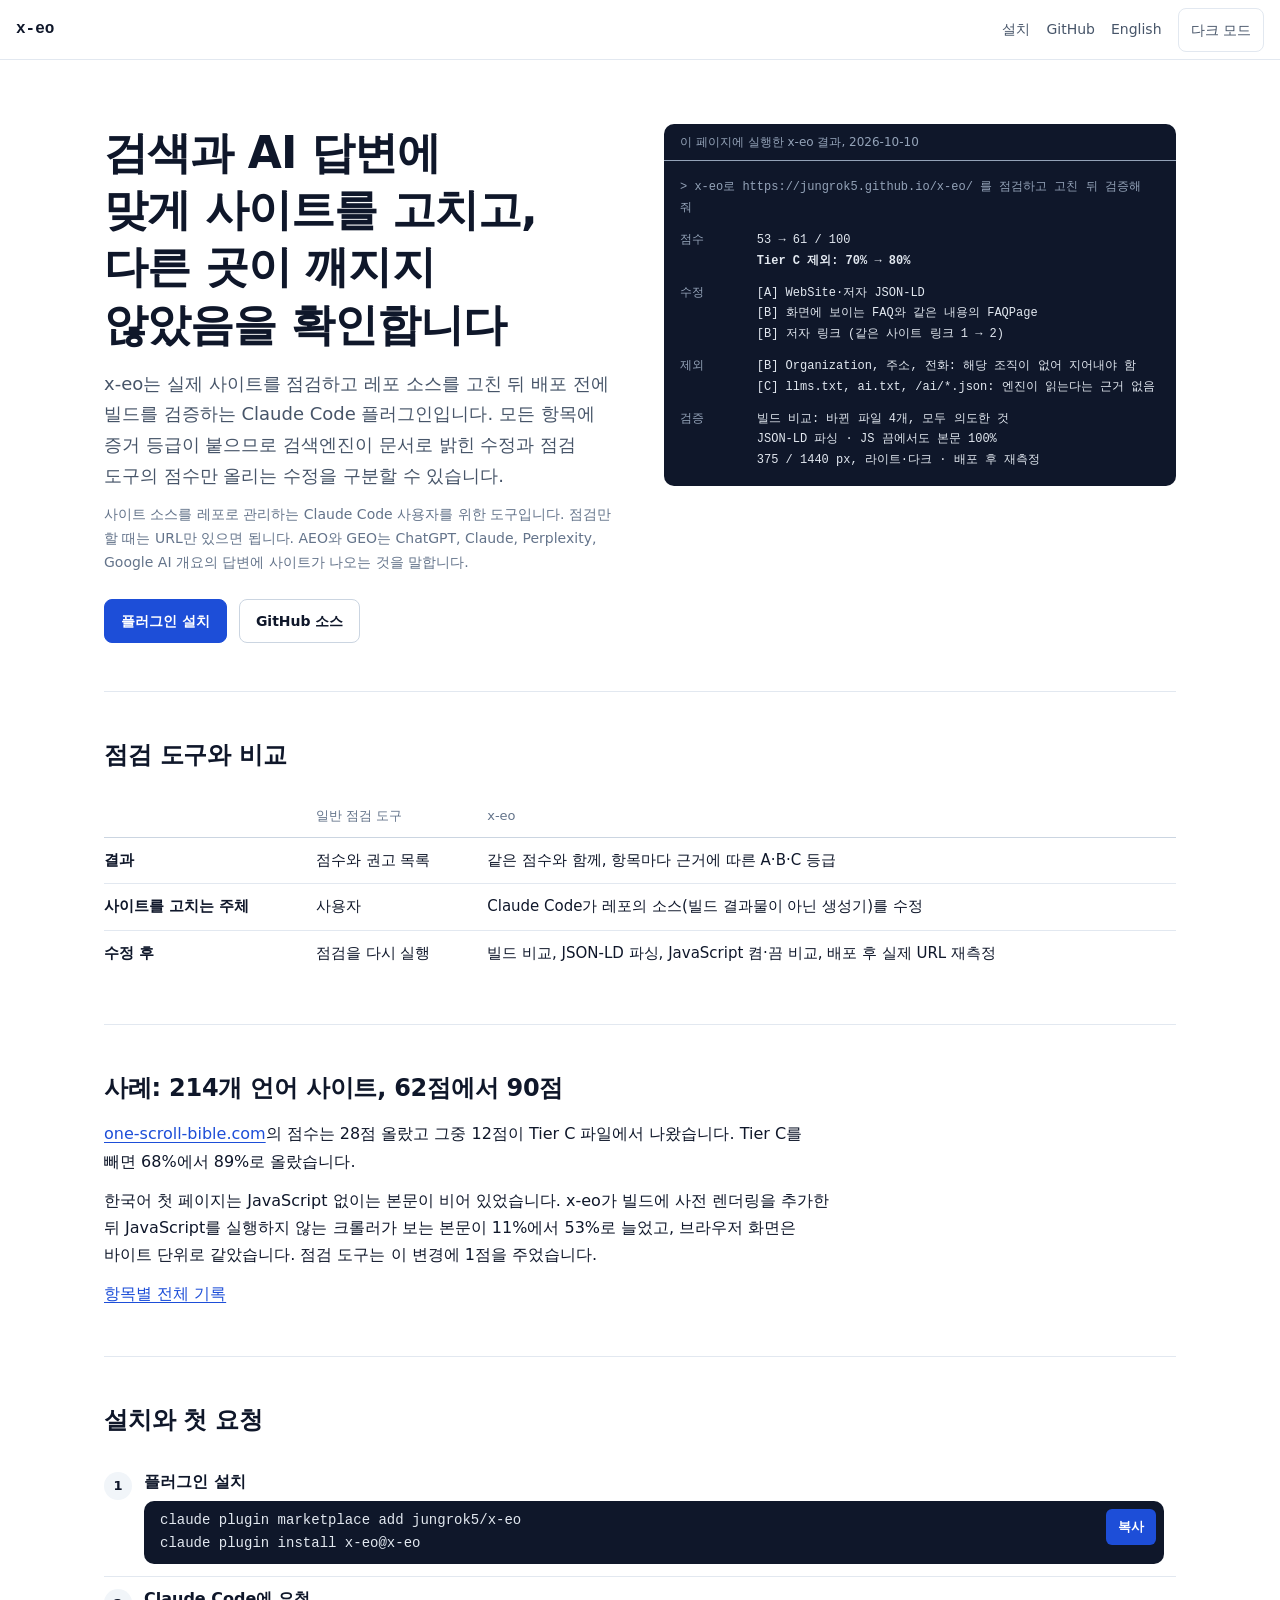
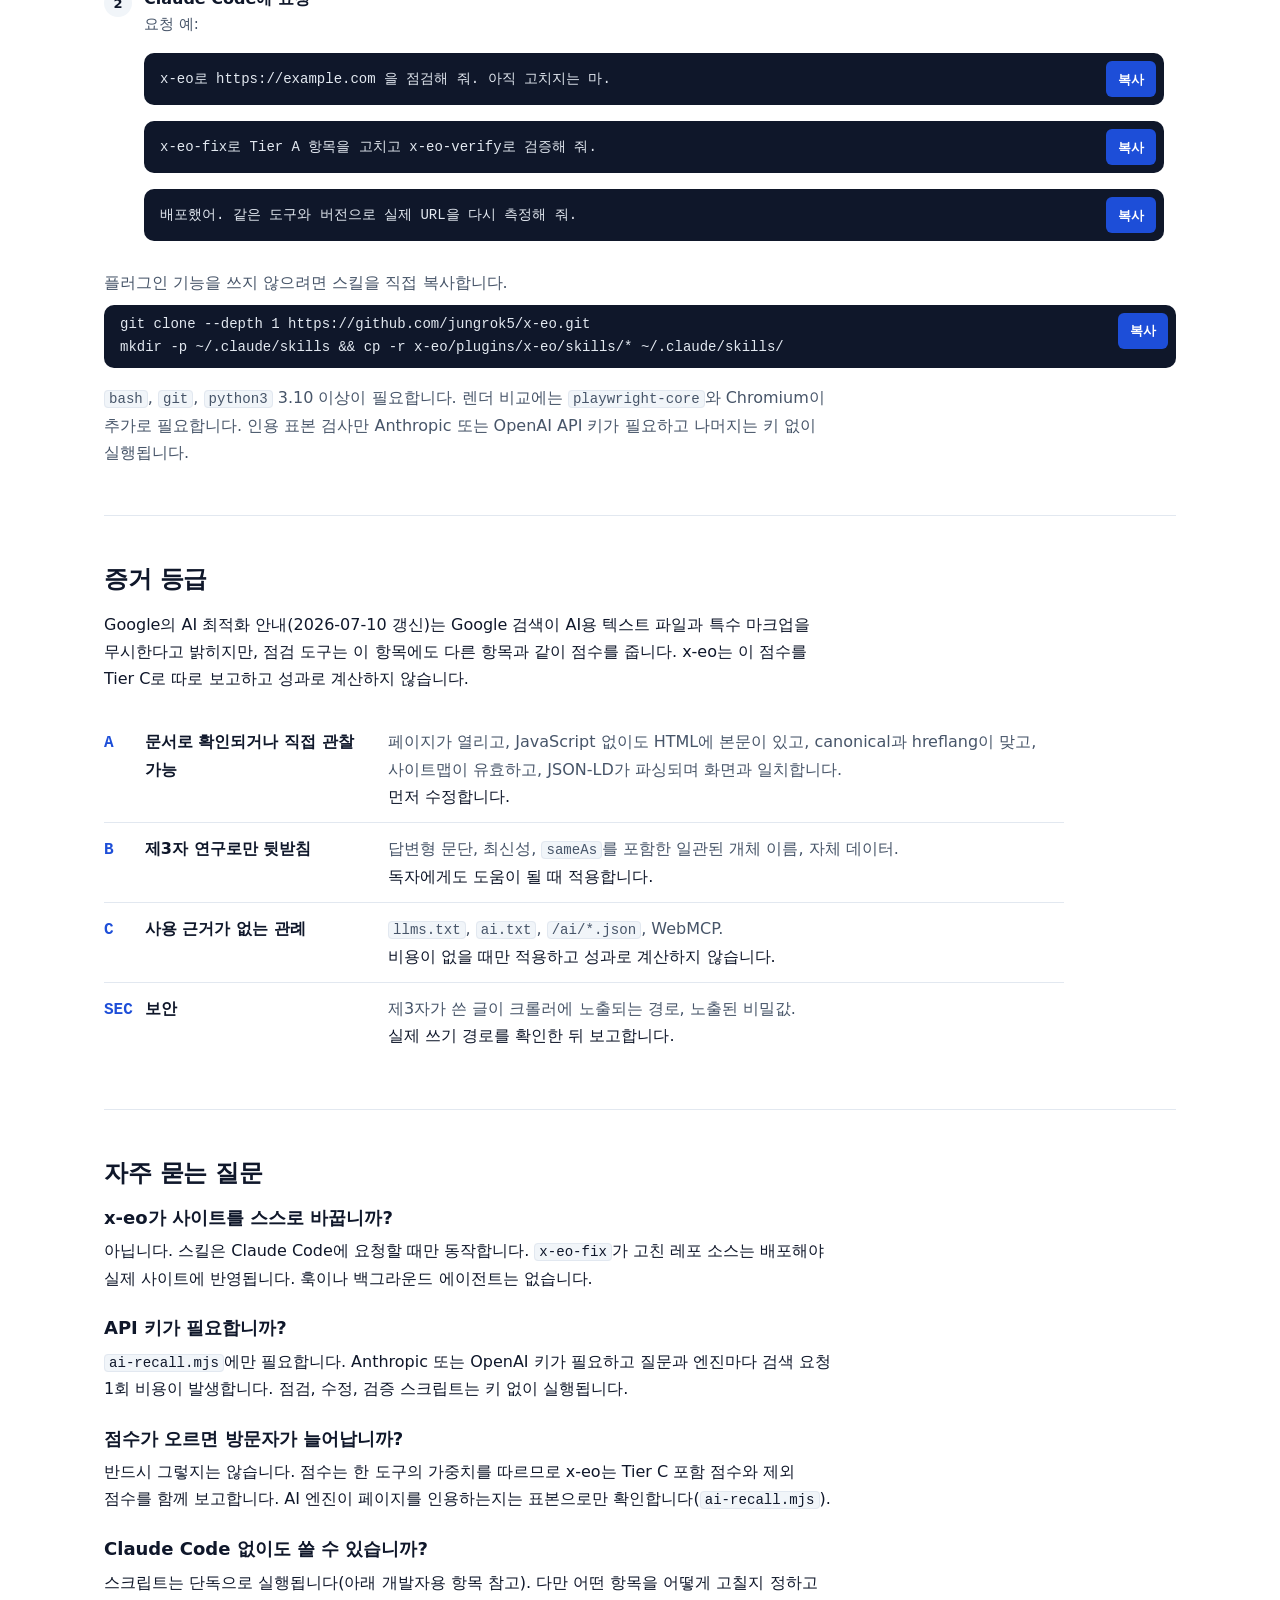
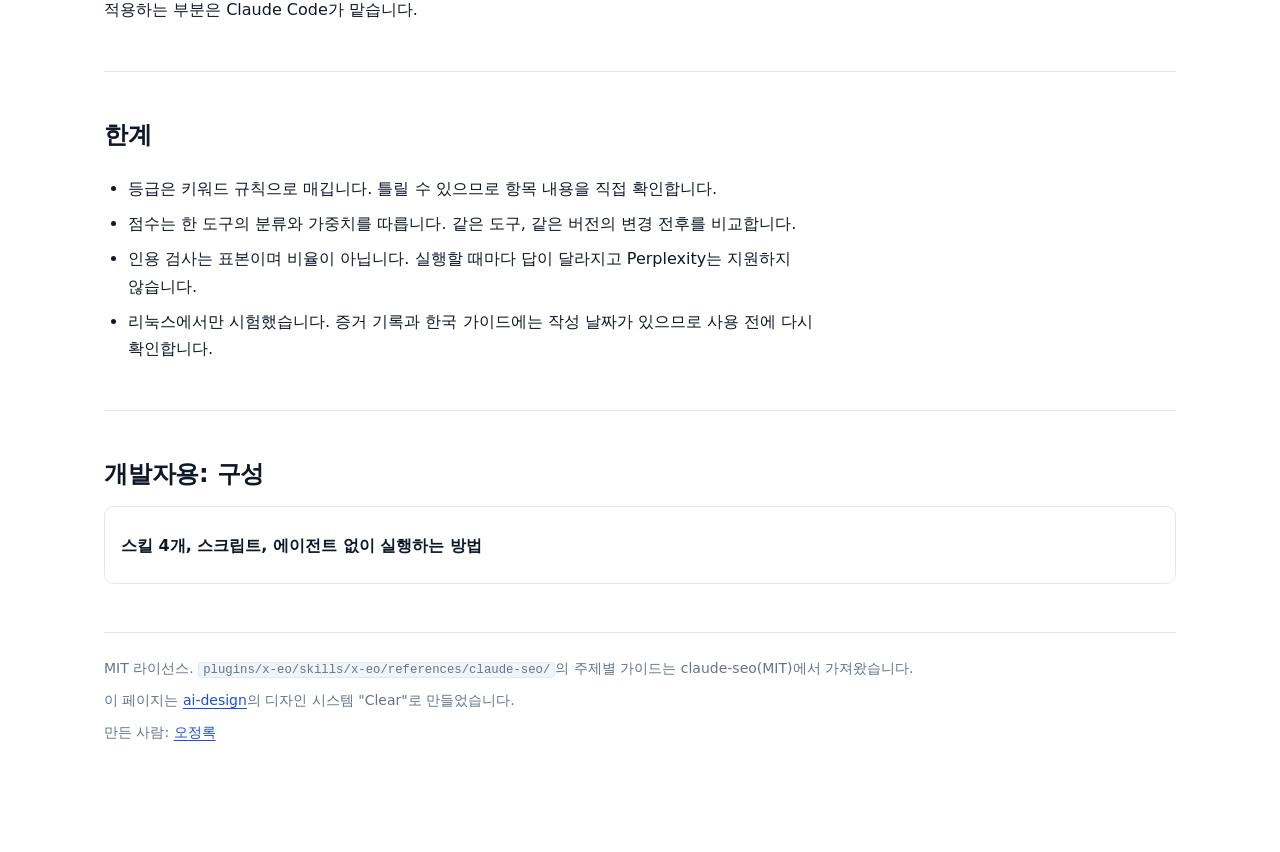
<file: site/ko/index.html>
<!doctype html>
<html lang="ko">
<head>
<meta charset="utf-8">
<meta name="viewport" content="width=device-width, initial-scale=1">
<title>x-eo: 검색과 AI 답변에 맞게 사이트를 고치고 검증하는 Claude Code 플러그인</title>
<meta name="description" content="SEO, AEO, GEO용 Claude Code 플러그인입니다. 사이트 점검, 레포 소스 수정, 빌드 검증을 맡고 모든 권고에 증거 등급을 붙입니다.">
<link rel="canonical" href="https://jungrok5.github.io/x-eo/ko/">
<link rel="alternate" hreflang="en" href="https://jungrok5.github.io/x-eo/">
<link rel="alternate" hreflang="ko" href="https://jungrok5.github.io/x-eo/ko/">
<link rel="alternate" hreflang="x-default" href="https://jungrok5.github.io/x-eo/">
<meta property="og:type" content="website">
<meta property="og:title" content="x-eo: 검색과 AI 답변에 맞게 사이트를 고치고 검증하는 Claude Code 플러그인">
<meta property="og:description" content="SEO, AEO, GEO용 Claude Code 플러그인입니다. 사이트 점검, 레포 소스 수정, 빌드 검증을 맡고 모든 권고에 증거 등급을 붙입니다.">
<meta property="og:url" content="https://jungrok5.github.io/x-eo/ko/">
<meta property="og:locale" content="ko_KR">
<meta property="og:image" content="https://jungrok5.github.io/x-eo/og.png?v=572d4463">
<meta property="og:image:width" content="1200">
<meta property="og:image:height" content="630">
<meta property="og:image:alt" content="x-eo, a Claude Code plugin: fix your site for search and AI answers, and prove nothing else broke. Report: score 53 to 61, excluding Tier C 70% to 80%.">
<meta name="twitter:card" content="summary_large_image">
<meta name="twitter:image" content="https://jungrok5.github.io/x-eo/og.png?v=572d4463">
<link rel="icon" href="data:,">
<script type="application/ld+json">{"@context": "https://schema.org", "@graph": [{"@type": "WebSite", "@id": "https://jungrok5.github.io/x-eo/#website", "name": "x-eo", "url": "https://jungrok5.github.io/x-eo/", "inLanguage": ["en", "ko"], "author": {"@id": "https://jungrok5.github.io/resume/#person"}}, {"@type": "SoftwareSourceCode", "name": "x-eo", "url": "https://jungrok5.github.io/x-eo/ko/", "codeRepository": "https://github.com/jungrok5/x-eo", "description": "SEO, AEO, GEO용 Claude Code 플러그인입니다. 사이트 점검, 레포 소스 수정, 빌드 검증을 맡고 모든 권고에 증거 등급을 붙입니다.", "inLanguage": "ko", "license": "https://opensource.org/licenses/MIT", "programmingLanguage": ["Python", "JavaScript", "Shell"], "runtimePlatform": "Claude Code", "author": {"@id": "https://jungrok5.github.io/resume/#person"}, "isPartOf": {"@id": "https://jungrok5.github.io/x-eo/#website"}}, {"@type": "FAQPage", "inLanguage": "ko", "mainEntity": [{"@type": "Question", "name": "x-eo가 사이트를 스스로 바꿉니까?", "acceptedAnswer": {"@type": "Answer", "text": "아닙니다. 스킬은 Claude Code에 요청할 때만 동작합니다. x-eo-fix가 고친 레포 소스는 배포해야 실제 사이트에 반영됩니다. 훅이나 백그라운드 에이전트는 없습니다."}}, {"@type": "Question", "name": "API 키가 필요합니까?", "acceptedAnswer": {"@type": "Answer", "text": "ai-recall.mjs에만 필요합니다. Anthropic 또는 OpenAI 키가 필요하고 질문과 엔진마다 검색 요청 1회 비용이 발생합니다. 점검, 수정, 검증 스크립트는 키 없이 실행됩니다."}}, {"@type": "Question", "name": "점수가 오르면 방문자가 늘어납니까?", "acceptedAnswer": {"@type": "Answer", "text": "반드시 그렇지는 않습니다. 점수는 한 도구의 가중치를 따르므로 x-eo는 Tier C 포함 점수와 제외 점수를 함께 보고합니다. AI 엔진이 페이지를 인용하는지는 표본으로만 확인합니다(ai-recall.mjs)."}}, {"@type": "Question", "name": "Claude Code 없이도 쓸 수 있습니까?", "acceptedAnswer": {"@type": "Answer", "text": "스크립트는 단독으로 실행됩니다(아래 개발자용 항목 참고). 다만 어떤 항목을 어떻게 고칠지 정하고 적용하는 부분은 Claude Code가 맡습니다."}}]}, {"@type": "Person", "@id": "https://jungrok5.github.io/resume/#person", "name": "오정록 (Jeongrok Oh)", "url": "https://jungrok5.github.io/resume/", "sameAs": ["https://github.com/jungrok5", "https://www.linkedin.com/in/jungrok5"]}]}</script>
<link rel="stylesheet" href="../assets/design/tokens.css">
<link rel="stylesheet" href="../assets/design/components.css">
<link rel="stylesheet" href="../assets/site.css">
<script src="../assets/design/theme.js"></script>
</head>
<body>
<header class="ds-topbar top">
  <a class="brand" href="../">x-eo</a>
  <nav>
    <a href="#start">설치</a>
    <a href="https://github.com/jungrok5/x-eo">GitHub</a>
    <a href="../" hreflang="en" lang="en">English</a>
    <button type="button" class="theme-toggle" >다크 모드</button>
  </nav>
</header>
<main class="ds-page">
<section class="hero">
  <div>
    <h1>검색과 AI 답변에 맞게 사이트를 고치고, 다른 곳이 깨지지 않았음을 확인합니다</h1>
    <p class="ds-lede"><span class="nw">x-eo</span>는 실제 사이트를 점검하고 레포 소스를 고친 뒤 배포 전에 빌드를 검증하는 Claude Code 플러그인입니다. 모든 항목에 증거 등급이 붙으므로 검색엔진이 문서로 밝힌 수정과 점검 도구의 점수만 올리는 수정을 구분할 수 있습니다.</p>
    <p class="who">사이트 소스를 레포로 관리하는 Claude Code 사용자를 위한 도구입니다. 점검만 할 때는 URL만 있으면 됩니다. AEO와 GEO는 ChatGPT, Claude, Perplexity, Google AI 개요의 답변에 사이트가 나오는 것을 말합니다.</p>
    <div class="actions"><a class="ds-btn ds-btn--primary" href="#start">플러그인 설치</a><a class="ds-btn" href="https://github.com/jungrok5/x-eo">GitHub 소스</a></div>
  </div>
  <figure class="term report"><figcaption>이 페이지에 실행한 <span class="nw">x-eo</span> 결과, 2026-10-10</figcaption>
    <p class="ask">&gt; <span class="nw">x-eo</span>로 https://jungrok5.github.io/x-eo/ 를 점검하고 고친 뒤 검증해 줘</p>
    <dl><div><dt>점수</dt><dd>53 → 61 / 100<br><span class="hl">Tier C 제외: 70% → 80%</span></dd></div><div><dt>수정</dt><dd>[A] WebSite·저자 JSON-LD<br>[B] 화면에 보이는 FAQ와 같은 내용의 FAQPage<br>[B] 저자 링크 (같은 사이트 링크 1 → 2)</dd></div><div><dt>제외</dt><dd>[B] Organization, 주소, 전화: 해당 조직이 없어 지어내야 함<br>[C] llms.txt, ai.txt, /ai/*.json: 엔진이 읽는다는 근거 없음</dd></div><div><dt>검증</dt><dd>빌드 비교: 바뀐 파일 4개, 모두 의도한 것<br>JSON-LD 파싱 · JS 끔에서도 본문 100%<br>375 / 1440 px, 라이트·다크 · 배포 후 재측정</dd></div></dl>
  </figure>
</section>
<section id="get">
  <h2>점검 도구와 비교</h2>
  <div class="ds-table-wrap"><table class="ds-table"><thead><tr><th></th><th>일반 점검 도구</th><th><span class="nw">x-eo</span></th></tr></thead><tbody><tr><th scope="row">결과</th><td>점수와 권고 목록</td><td>같은 점수와 함께, 항목마다 근거에 따른 A·B·C 등급</td></tr><tr><th scope="row">사이트를 고치는 주체</th><td>사용자</td><td>Claude Code가 레포의 소스(빌드 결과물이 아닌 생성기)를 수정</td></tr><tr><th scope="row">수정 후</th><td>점검을 다시 실행</td><td>빌드 비교, JSON-LD 파싱, JavaScript 켬·끔 비교, 배포 후 실제 URL 재측정</td></tr></tbody></table></div>
</section>
<section id="case">
  <h2>사례: 214개 언어 사이트, 62점에서 90점</h2>
  <p><a href="https://one-scroll-bible.com/">one-scroll-bible.com</a>의 점수는 28점 올랐고 그중 12점이 Tier C 파일에서 나왔습니다. Tier C를 빼면 68%에서 89%로 올랐습니다.</p><p>한국어 첫 페이지는 JavaScript 없이는 본문이 비어 있었습니다. <span class="nw">x-eo</span>가 빌드에 사전 렌더링을 추가한 뒤 JavaScript를 실행하지 않는 크롤러가 보는 본문이 11%에서 53%로 늘었고, 브라우저 화면은 바이트 단위로 같았습니다. 점검 도구는 이 변경에 1점을 주었습니다.</p>
  <p><a href="https://github.com/jungrok5/x-eo/blob/main/examples/one-scroll-bible.md">항목별 전체 기록</a></p>
</section>
<section id="start">
  <h2>설치와 첫 요청</h2>
  <ol class="ds-steps"><li><div><h3>플러그인 설치</h3><div class="ds-cmd"><pre><code>claude plugin marketplace add jungrok5/x-eo
claude plugin install x-eo@x-eo</code></pre><button type="button" >복사</button></div></div></li><li><div><h3>Claude Code에 요청</h3><p>요청 예:</p><div class="asks"><div class="ds-cmd"><pre><code><span class="nw">x-eo</span>로 https://example.com 을 점검해 줘. 아직 고치지는 마.</code></pre><button type="button" >복사</button></div><div class="ds-cmd"><pre><code>x-eo-fix로 Tier A 항목을 고치고 x-eo-verify로 검증해 줘.</code></pre><button type="button" >복사</button></div><div class="ds-cmd"><pre><code>배포했어. 같은 도구와 버전으로 실제 URL을 다시 측정해 줘.</code></pre><button type="button" >복사</button></div></div></div></li></ol>
  <p class="ds-muted">플러그인 기능을 쓰지 않으려면 스킬을 직접 복사합니다.</p>
  <div class="ds-cmd"><pre><code>git clone --depth 1 https://github.com/jungrok5/x-eo.git
mkdir -p ~/.claude/skills &amp;&amp; cp -r x-eo/plugins/x-eo/skills/* ~/.claude/skills/</code></pre><button type="button" >복사</button></div>
  <p class="ds-muted"><code>bash</code>, <code>git</code>, <code>python3</code> 3.10 이상이 필요합니다. 렌더 비교에는 <code>playwright-core</code>와 Chromium이 추가로 필요합니다. 인용 표본 검사만 Anthropic 또는 OpenAI API 키가 필요하고 나머지는 키 없이 실행됩니다.</p>
</section>
<section id="tiers">
  <h2>증거 등급</h2>
  <p>Google의 AI 최적화 안내(2026-07-10 갱신)는 Google 검색이 AI용 텍스트 파일과 특수 마크업을 무시한다고 밝히지만, 점검 도구는 이 항목에도 다른 항목과 같이 점수를 줍니다. <span class="nw">x-eo</span>는 이 점수를 Tier C로 따로 보고하고 성과로 계산하지 않습니다.</p>
  <dl class="tiers"><div class="tier-row"><dt><span class="tier">A</span>문서로 확인되거나 직접 관찰 가능</dt><dd>페이지가 열리고, JavaScript 없이도 HTML에 본문이 있고, canonical과 hreflang이 맞고, 사이트맵이 유효하고, JSON-LD가 파싱되며 화면과 일치합니다.<br><strong>먼저 수정합니다.</strong></dd></div><div class="tier-row"><dt><span class="tier">B</span>제3자 연구로만 뒷받침</dt><dd>답변형 문단, 최신성, <code>sameAs</code>를 포함한 일관된 개체 이름, 자체 데이터.<br><strong>독자에게도 도움이 될 때 적용합니다.</strong></dd></div><div class="tier-row"><dt><span class="tier">C</span>사용 근거가 없는 관례</dt><dd><code>llms.txt</code>, <code>ai.txt</code>, <code>/ai/*.json</code>, WebMCP.<br><strong>비용이 없을 때만 적용하고 성과로 계산하지 않습니다.</strong></dd></div><div class="tier-row"><dt><span class="tier">SEC</span>보안</dt><dd>제3자가 쓴 글이 크롤러에 노출되는 경로, 노출된 비밀값.<br><strong>실제 쓰기 경로를 확인한 뒤 보고합니다.</strong></dd></div></dl>
</section>
<section id="faq">
  <h2>자주 묻는 질문</h2>
  <div class="faq"><h3><span class="nw">x-eo</span>가 사이트를 스스로 바꿉니까?</h3><p>아닙니다. 스킬은 Claude Code에 요청할 때만 동작합니다. <code>x-eo-fix</code>가 고친 레포 소스는 배포해야 실제 사이트에 반영됩니다. 훅이나 백그라운드 에이전트는 없습니다.</p><h3>API 키가 필요합니까?</h3><p><code>ai-recall.mjs</code>에만 필요합니다. Anthropic 또는 OpenAI 키가 필요하고 질문과 엔진마다 검색 요청 1회 비용이 발생합니다. 점검, 수정, 검증 스크립트는 키 없이 실행됩니다.</p><h3>점수가 오르면 방문자가 늘어납니까?</h3><p>반드시 그렇지는 않습니다. 점수는 한 도구의 가중치를 따르므로 <span class="nw">x-eo</span>는 Tier C 포함 점수와 제외 점수를 함께 보고합니다. AI 엔진이 페이지를 인용하는지는 표본으로만 확인합니다(<code>ai-recall.mjs</code>).</p><h3>Claude Code 없이도 쓸 수 있습니까?</h3><p>스크립트는 단독으로 실행됩니다(아래 개발자용 항목 참고). 다만 어떤 항목을 어떻게 고칠지 정하고 적용하는 부분은 Claude Code가 맡습니다.</p></div>
</section>
<section id="limits">
  <h2>한계</h2>
  <ul class="plain"><li>등급은 키워드 규칙으로 매깁니다. 틀릴 수 있으므로 항목 내용을 직접 확인합니다.</li><li>점수는 한 도구의 분류와 가중치를 따릅니다. 같은 도구, 같은 버전의 변경 전후를 비교합니다.</li><li>인용 검사는 표본이며 비율이 아닙니다. 실행할 때마다 답이 달라지고 Perplexity는 지원하지 않습니다.</li><li>리눅스에서만 시험했습니다. 증거 기록과 한국 가이드에는 작성 날짜가 있으므로 사용 전에 다시 확인합니다.</li></ul>
</section>
<section id="dev">
  <h2>개발자용: 구성</h2>
  <details class="dev"><summary>스킬 4개, 스크립트, 에이전트 없이 실행하는 방법</summary>
    <figure class="ds-figure"><ol class="loop"><li><code>x-eo-audit</code><span>실제 사이트 측정</span></li><li><code>x-eo-fix</code><span>결과물이 아닌 소스 수정</span></li><li><code>x-eo-verify</code><span>빌드 비교, JSON-LD, JavaScript 켬·끔 비교</span></li><li><code>배포</code><span>배포 후 실제 URL 재측정</span></li></ol><p class="shared"><code><span class="nw">x-eo</span></code> 스킬에는 세 스킬이 함께 쓰는 증거 등급, 정직 원칙, 보고 양식, 함정 13개, 한국 가이드(네이버, 다음, 카카오톡), claude-seo(MIT)에서 가져온 주제별 가이드 12개가 있습니다.</p></figure>
    <div class="ds-table-wrap"><table class="ds-table"><thead><tr><th>스킬</th><th>스크립트</th></tr></thead><tbody><tr><td><code>x-eo-audit</code></td><td><code>audit.sh</code>(Tier C 포함·제외 점수, CI용 <code>--threshold</code>), <code>host-root-check.sh</code>, <code>site-sample.py</code>, <code>ai-recall.mjs</code></td></tr><tr><td><code>x-eo-fix</code></td><td><code>gen-robots.py</code>, JSON-LD 템플릿, 하위 경로 사이트용 루트 파일, <code>html-to-llms-full.mjs</code>, <code>gen-ai-files.mjs</code>, <code>indexnow.mjs</code></td></tr><tr><td><code>x-eo-verify</code></td><td><code>diff-builds.sh</code>, <code>jsonld-lint.py</code>, <code>render-diff.mjs</code>, <code>local-audit.py</code></td></tr></tbody></table></div>
    <p>스크립트 직접 실행:</p>
    <div class="ds-cmd"><pre><code>S=x-eo/plugins/x-eo/skills
bash    $S/x-eo-audit/scripts/audit.sh --threshold 80 https://example.com/
bash    $S/x-eo-audit/scripts/host-root-check.sh https://example.com/blog/
python3 $S/x-eo-audit/scripts/site-sample.py https://example.com/ --max 8 --fail-on A
node    $S/x-eo-verify/scripts/render-diff.mjs https://example.com/
python3 $S/x-eo-verify/scripts/jsonld-lint.py ./dist --require WebSite --strict
python3 $S/x-eo-fix/scripts/gen-robots.py --sitemap https://example.com/sitemap.xml --out robots.txt</code></pre><button type="button" >복사</button></div>
    <p class="ds-muted">동작 테스트 26개가 로컬 테스트 서버로 CI에서 실행됩니다.</p>
  </details>
</section>
<footer class="site"><p>MIT 라이선스. <code>plugins/x-eo/skills/x-eo/references/claude-seo/</code>의 주제별 가이드는 claude-seo(MIT)에서 가져왔습니다.</p><p>이 페이지는 <a href="https://github.com/jungrok5/ai-design">ai-design</a>의 디자인 시스템 "Clear"로 만들었습니다.</p><p>만든 사람: <a href="https://jungrok5.github.io/resume/">오정록</a></p></footer>
</main>
<script src="../assets/design/copy.js" defer></script>
</body>
</html>
</file>
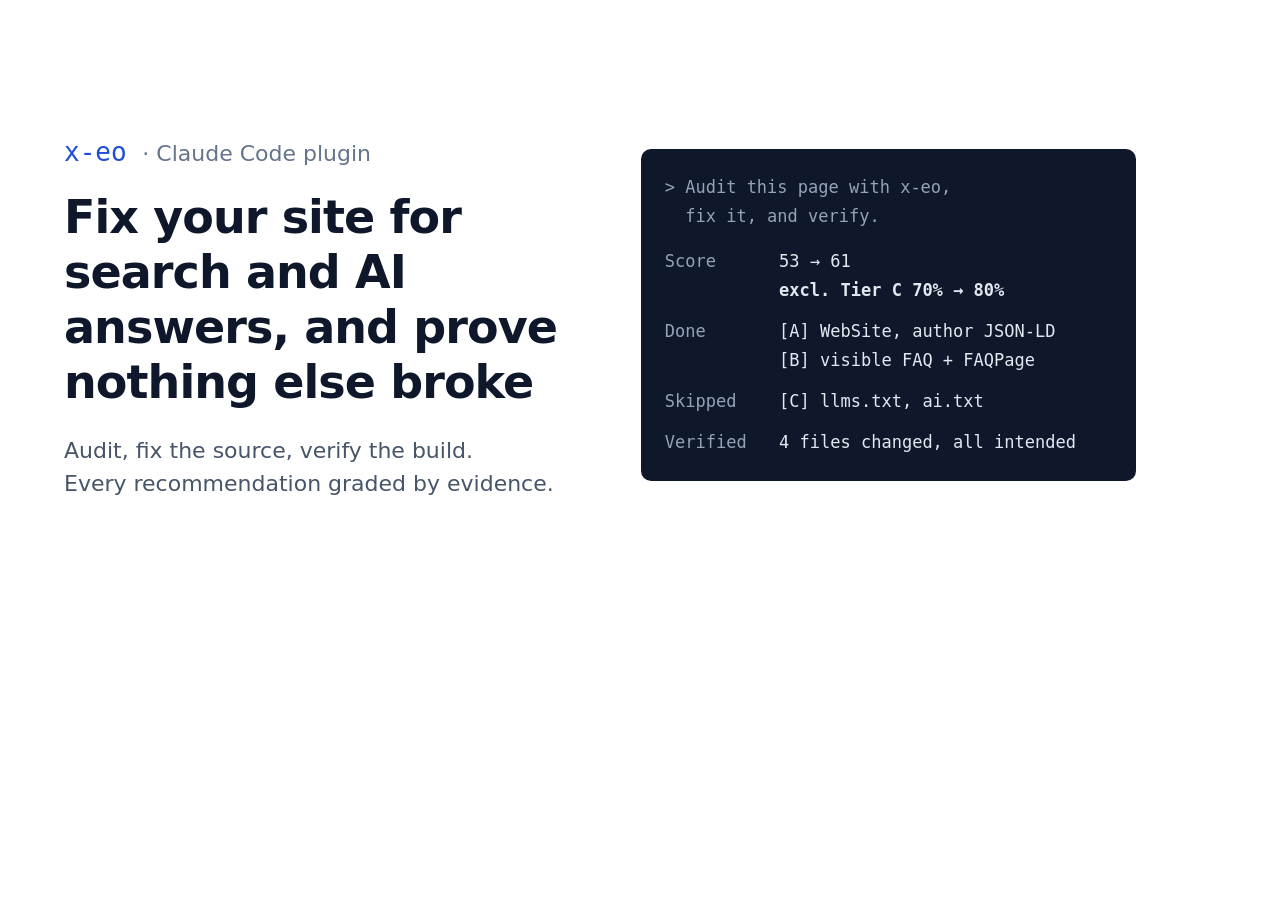
<file: site/og/card.html>
<!doctype html>
<html lang="en">
<head>
<meta charset="utf-8">
<meta name="robots" content="noindex">
<title>x-eo share image source</title>
<!-- Source for ../og.png (1200x630). Rendered by og/render.mjs; same "Clear" tokens as the page.
     The report panel repeats the page's hero report: facts from the x-eo run on its own page, 2026-10-10. -->
<link rel="stylesheet" href="../assets/design/tokens.css">
<link rel="stylesheet" href="../assets/design/components.css">
<style>
  html, body { width: 1200px; height: 630px; overflow: hidden; }
  .card { box-sizing: border-box; width: 1200px; height: 630px; padding: var(--space-8); display: grid; grid-template-columns: 11fr 10fr; gap: var(--space-6); align-items: center; background: var(--bg); }
  .name { font-family: var(--font-mono); font-size: 26px; font-weight: 500; color: var(--accent); }
  .name span { color: var(--subtle); font-family: var(--font-sans); font-weight: 400; font-size: 22px; }
  h1 { font-size: 46px; margin-top: var(--space-4); letter-spacing: -0.02em; line-height: 1.2; }
  .sub { margin-top: var(--space-5); font-size: 22px; color: var(--muted); line-height: 1.5; }
  .report { background: var(--code-bg); color: var(--code-fg); border-radius: var(--radius-l); padding: var(--space-5); font-family: var(--font-mono); font-size: 17px; line-height: 1.7; }
  .report .ask { color: var(--code-muted); }
  .report dl { margin: var(--space-4) 0 0; display: grid; gap: var(--space-3); }
  .report dl > div { display: grid; grid-template-columns: 10ch 1fr; gap: var(--space-3); }
  .report dt { color: var(--code-muted); }
  .report dd { margin: 0; }
  .report b { font-weight: 700; }
</style>
</head>
<body>
<div class="card">
  <div>
    <div class="name">x-eo <span>· Claude Code plugin</span></div>
    <h1>Fix your site for search and AI answers, and prove nothing else broke</h1>
    <p class="sub">Audit, fix the source, verify the build.<br>Every recommendation graded by evidence.</p>
  </div>
  <div class="report">
    <div class="ask">&gt; Audit this page with x-eo,<br>&nbsp;&nbsp;fix it, and verify.</div>
    <dl>
      <div><dt>Score</dt><dd>53 → 61<br><b>excl. Tier C 70% → 80%</b></dd></div>
      <div><dt>Done</dt><dd>[A] WebSite, author JSON-LD<br>[B] visible FAQ + FAQPage</dd></div>
      <div><dt>Skipped</dt><dd>[C] llms.txt, ai.txt</dd></div>
      <div><dt>Verified</dt><dd>4 files changed, all intended</dd></div>
    </dl>
  </div>
</div>
</body>
</html>
</file>
<file: assets/design/tokens.css>
/* Design system "Clear" (ai-design) — tokens. Light: 선명한 블루. Dark: 그래파이트.
   Use only these variables in product CSS; the style check warns on raw colors and font stacks elsewhere.
   Spec and component rules: DESIGN.md. Colors adapted from the Tailwind CSS palette (MIT). */
:root {
  /* color: surfaces */
  --bg: #ffffff;
  --surface: #f8fafc;
  --sunk: #f1f5f9;
  --line: #e2e8f0;
  --line-strong: #cbd5e1;
  /* color: text */
  --fg: #0f172a;
  --muted: #475569;
  --subtle: #64748b;
  /* color: the one accent (actions, links, current state, human gates) */
  --accent: #1d4ed8;
  --accent-hover: #1e40af;
  --accent-fg: #ffffff;
  --accent-soft: #eff6ff;
  /* color: status (meaning only, never decoration) */
  --ok: #067647;      --ok-soft: #ecfdf3;
  --warn: #b54708;    --warn-soft: #fffaeb;
  --danger: #b42318;  --danger-soft: #fef3f2;
  /* color: code and terminals */
  --code-bg: #0f172a;
  --code-fg: #e2e8f0;
  --code-muted: #94a3b8;
  --focus: #1d4ed8;

  /* type */
  --font-sans: "Noto Sans KR", -apple-system, BlinkMacSystemFont, "Apple SD Gothic Neo", "Malgun Gothic", system-ui, sans-serif;
  --font-mono: "IBM Plex Mono", ui-monospace, SFMono-Regular, Menlo, Consolas, monospace;
  --text-xs: 12px; --text-s: 14px; --text-m: 16px; --text-l: 18px;
  --text-h3: 18px; --text-h2: 24px; --text-h1: clamp(30px, 4.4vw, 44px);
  --leading: 1.7; --leading-tight: 1.3;

  /* space, shape */
  --space-1: 4px; --space-2: 8px; --space-3: 12px; --space-4: 16px;
  --space-5: 24px; --space-6: 32px; --space-7: 48px; --space-8: 64px;
  --radius-s: 6px; --radius-m: 8px; --radius-l: 10px;
  --border: 1px solid var(--line);
  --measure: 72ch;
  --page: 1120px;
  --motion: 180ms ease-out;
  color-scheme: light;
}

/* Dark follows the OS unless the page sets data-theme. Keep both blocks identical. */
@media (prefers-color-scheme: dark) {
  :root:not([data-theme="light"]) {
    --bg: #1e2124; --surface: #25292c; --sunk: #191b1e; --line: #33373b; --line-strong: #454b51;
    --fg: #e4e6e8; --muted: #b4b9be; --subtle: #9ba1a6;
    --accent: #7cb7e8; --accent-hover: #a9d0f0; --accent-fg: #10151a; --accent-soft: #233240;
    --ok: #47cd89; --ok-soft: #16322a; --warn: #fdb022; --warn-soft: #3a2c12; --danger: #f97066; --danger-soft: #3b1f1d;
    --code-bg: #141618; --code-fg: #e4e6e8; --code-muted: #7d8389; --focus: #7cb7e8;
    color-scheme: dark;
  }
}
:root[data-theme="dark"] {
  --bg: #1e2124; --surface: #25292c; --sunk: #191b1e; --line: #33373b; --line-strong: #454b51;
  --fg: #e4e6e8; --muted: #b4b9be; --subtle: #9ba1a6;
  --accent: #7cb7e8; --accent-hover: #a9d0f0; --accent-fg: #10151a; --accent-soft: #233240;
  --ok: #47cd89; --ok-soft: #16322a; --warn: #fdb022; --warn-soft: #3a2c12; --danger: #f97066; --danger-soft: #3b1f1d;
  --code-bg: #141618; --code-fg: #e4e6e8; --code-muted: #7d8389; --focus: #7cb7e8;
  color-scheme: dark;
}
</file>
<file: assets/design/components.css>
/* Design system "Clear" (ai-design) — base and components. Needs tokens.css first.
   Every value comes from a token. Class names start with ds- so they can sit next to product CSS. */
*, *::before, *::after { box-sizing: border-box; }
body {
  margin: 0; background: var(--bg); color: var(--fg);
  font-family: var(--font-sans); font-size: var(--text-m); line-height: var(--leading);
  word-break: keep-all; overflow-wrap: break-word;
}
h1, h2, h3, h4 { margin: 0; line-height: var(--leading-tight); font-weight: 700; text-wrap: balance; }
h1 { font-size: var(--text-h1); letter-spacing: -0.02em; }
h2 { font-size: var(--text-h2); letter-spacing: -0.01em; }
h3 { font-size: var(--text-h3); }
p { margin: 0; }
a { color: var(--accent); text-underline-offset: 3px; }
a:hover { color: var(--accent-hover); }
:focus-visible { outline: 2px solid var(--focus); outline-offset: 2px; }
code, kbd, pre { font-family: var(--font-mono); }
:not(pre) > code {
  font-size: 0.88em; background: var(--sunk); border: var(--border); border-radius: 4px;
  padding: 0 4px; overflow-wrap: anywhere; word-break: normal;
}
@media (prefers-reduced-motion: reduce) {
  *, *::before, *::after { animation: none !important; transition: none !important; scroll-behavior: auto !important; }
}

/* layout */
.ds-page { max-width: var(--page); margin: 0 auto; padding: var(--space-6) var(--space-4) var(--space-8); }
@media (min-width: 720px) { .ds-page { padding-inline: var(--space-5); } }
.ds-stack { display: grid; gap: var(--space-4); }
.ds-lede { font-size: var(--text-l); color: var(--muted); max-width: var(--measure); }
.ds-eyebrow { font-size: var(--text-s); font-weight: 700; color: var(--accent); }
.ds-muted { color: var(--muted); }

/* top bar */
.ds-topbar {
  display: flex; align-items: center; gap: var(--space-5); min-height: 60px;
  padding: 0 var(--space-4); border-bottom: var(--border); background: var(--bg);
}
.ds-topbar a { color: var(--muted); text-decoration: none; font-size: var(--text-s); }
.ds-topbar a[aria-current="page"] { color: var(--fg); font-weight: 700; }

/* buttons: one primary per view */
.ds-btn {
  display: inline-flex; align-items: center; justify-content: center; gap: var(--space-2);
  min-height: 44px; padding: 0 var(--space-4); border-radius: var(--radius-m);
  font: 700 var(--text-s) / 1 var(--font-sans); cursor: pointer; text-decoration: none;
  background: var(--bg); color: var(--fg); border: 1px solid var(--line-strong);
  transition: background-color var(--motion), border-color var(--motion);
}
.ds-btn:hover { border-color: var(--subtle); }
.ds-btn--primary { background: var(--accent); color: var(--accent-fg); border-color: var(--accent); }
.ds-btn--primary:hover { background: var(--accent-hover); border-color: var(--accent-hover); color: var(--accent-fg); }

/* copyable command: an action the reader runs */
.ds-cmd {
  display: flex; align-items: center; gap: var(--space-2); min-width: 0;
  background: var(--code-bg); color: var(--code-fg); border-radius: var(--radius-l);
  padding: var(--space-2) var(--space-2) var(--space-2) var(--space-4);
}
.ds-cmd code, .ds-cmd pre {
  flex: 1; min-width: 0; margin: 0; background: none; border: 0; padding: 0; color: inherit;
  font-size: var(--text-s); line-height: 1.7; white-space: pre; overflow-x: auto;
}
.ds-cmd .ds-c { color: var(--code-muted); }
.ds-cmd button {
  align-self: flex-start; flex: none; min-height: 36px; padding: 0 var(--space-3); border-radius: var(--radius-s);
  border: 0; background: var(--accent); color: var(--accent-fg); font: 700 13px / 1 var(--font-sans); cursor: pointer;
}
.ds-cmd button:hover { background: var(--accent-hover); }
.ds-cmd button:focus-visible { outline-color: var(--code-fg); }

/* numbered steps: a sequence; .is-human marks a person's decision */
.ds-steps { list-style: none; margin: 0; padding: 0; counter-reset: ds-step; }
.ds-steps > li {
  display: grid; grid-template-columns: 28px minmax(0, 1fr) auto; gap: var(--space-3); align-items: start;
  padding: var(--space-3) 0; border-bottom: var(--border);
}
.ds-steps > li:last-child { border-bottom: 0; }
.ds-steps > li::before {
  counter-increment: ds-step; content: counter(ds-step);
  width: 28px; height: 28px; border-radius: 50%; display: grid; place-items: center;
  background: var(--sunk); color: var(--fg); font: 700 13px / 1 var(--font-sans);
}
.ds-steps > li.is-human::before { background: var(--accent); color: var(--accent-fg); }
.ds-steps .ds-who { font-size: 13px; font-weight: 700; color: var(--accent); white-space: nowrap; padding-top: 3px; }
.ds-steps h3, .ds-steps h4 { font-size: var(--text-m); }
.ds-steps p { font-size: 15px; color: var(--muted); margin-top: 2px; }

/* table: comparisons and lists of facts */
.ds-table-wrap { overflow-x: auto; }
.ds-table { width: 100%; border-collapse: collapse; font-size: 15px; font-variant-numeric: tabular-nums; }
.ds-table th, .ds-table td { text-align: left; vertical-align: top; padding: 10px 16px 10px 0; border-bottom: var(--border); }
.ds-table thead th { font-size: 13px; font-weight: 500; color: var(--subtle); border-bottom-color: var(--line-strong); }
.ds-table tbody tr:last-child > * { border-bottom: 0; }

/* panel: groups related content; border only, no shadow, no side stripe */
.ds-panel { background: var(--bg); border: var(--border); border-radius: var(--radius-l); padding: var(--space-5); min-width: 0; }
.ds-panel--sunk { background: var(--surface); }

/* note: a short remark that must not be missed */
.ds-note { display: grid; gap: var(--space-1); background: var(--accent-soft); border-radius: var(--radius-m); padding: var(--space-3) var(--space-4); font-size: 15px; }
.ds-note--warn { background: var(--warn-soft); }
.ds-note--danger { background: var(--danger-soft); }

/* badge: state, owner, kind */
.ds-badge {
  display: inline-flex; align-items: center; min-height: 22px; padding: 0 var(--space-2); border-radius: 4px;
  font-size: var(--text-xs); font-weight: 700; background: var(--sunk); color: var(--muted); white-space: nowrap;
}
.ds-badge--accent { background: var(--accent-soft); color: var(--accent); }
.ds-badge--ok { background: var(--ok-soft); color: var(--ok); }
.ds-badge--warn { background: var(--warn-soft); color: var(--warn); }
.ds-badge--danger { background: var(--danger-soft); color: var(--danger); }

/* diagram frame (Mermaid or element-built diagrams) */
.ds-figure { margin: 0; border: var(--border); border-radius: var(--radius-l); padding: var(--space-4); overflow-x: auto; background: var(--bg); }
.ds-figure figcaption { font-size: 13px; color: var(--subtle); margin-top: var(--space-2); }
</file>
<file: assets/site.css>
/* x-eo project page. Built on the "Clear" design system (assets/design/); every value comes from its tokens. */
.top { position: sticky; top: 0; z-index: 10; }
.top .brand { color: var(--fg); font-weight: 700; font-size: var(--text-m); font-family: var(--font-mono); }
.top nav { display: flex; align-items: center; gap: var(--space-4); margin-left: auto; }
.top a, .top .theme-toggle { min-height: 44px; display: inline-flex; align-items: center; }
.theme-toggle {
  background: none; border: var(--border); border-radius: var(--radius-m); color: var(--muted);
  font: var(--text-s) / 1 var(--font-sans); padding: 0 var(--space-3); cursor: pointer;
}
.theme-toggle:hover { color: var(--fg); border-color: var(--line-strong); }

main section { padding: var(--space-7) 0; border-top: var(--border); }
main section:first-child { border-top: 0; padding-top: var(--space-6); }
main section > h2 { margin-bottom: var(--space-4); }
main section > p { max-width: var(--measure); }
main section > p + p { margin-top: var(--space-3); }
main section > :is(.ds-table-wrap, .ds-figure, .ds-steps, .ds-cmd, .ds-note, ul) { margin-top: var(--space-5); }

.hero { display: grid; gap: var(--space-6); align-items: start; }
@media (min-width: 960px) { .hero { grid-template-columns: minmax(0, 1fr) minmax(0, 1fr); gap: var(--space-7); } }
.hero .ds-lede { margin-top: var(--space-4); }
.hero .actions { display: flex; flex-wrap: wrap; gap: var(--space-3); margin-top: var(--space-5); }

.term { margin: 0; background: var(--code-bg); color: var(--code-fg); border-radius: var(--radius-l); overflow: hidden; }
.term figcaption { padding: var(--space-2) var(--space-4); font-size: var(--text-xs); color: var(--code-muted); border-bottom: 1px solid var(--code-muted); }
.term pre {
  margin: 0; padding: var(--space-4); font-size: var(--text-xs); line-height: 1.75;
  white-space: pre; overflow-x: auto; word-break: normal;
}
.term .ds-c { color: var(--code-muted); }
.term .hl { color: var(--accent); font-weight: 500; }

.loop { list-style: none; margin: 0; padding: 0; display: grid; gap: var(--space-2); }
@media (min-width: 720px) { .loop { grid-template-columns: repeat(4, minmax(0, 1fr)); gap: var(--space-5); } }
.loop li { position: relative; border: var(--border); border-radius: var(--radius-m); padding: var(--space-3) var(--space-4); background: var(--surface); }
.loop li code { font-weight: 500; }
.loop li span { display: block; font-size: var(--text-s); color: var(--muted); margin-top: var(--space-1); }
.loop li:not(:last-child)::after {
  content: ""; position: absolute; background: var(--line-strong);
  left: 50%; bottom: calc(-1 * var(--space-2)); width: 1px; height: var(--space-2);
}
@media (min-width: 720px) {
  .loop li:not(:last-child)::after { left: auto; right: calc(-1 * var(--space-5)); top: 50%; bottom: auto; width: var(--space-5); height: 1px; }
}
.loop-back { margin-top: var(--space-3); font-size: var(--text-s); color: var(--subtle); }
.shared { margin-top: var(--space-4); border: 1px dashed var(--line-strong); border-radius: var(--radius-m); padding: var(--space-3) var(--space-4); font-size: var(--text-s); color: var(--muted); }

.tier { font-family: var(--font-mono); }
.ds-table td:first-child code { white-space: nowrap; }
.ds-table .num { text-align: right; }
.ds-table td.num, .ds-table th.num { padding-right: var(--space-4); }
ul.plain { margin: 0; padding-left: var(--space-5); max-width: var(--measure); display: grid; gap: var(--space-2); }

.ds-steps .ds-cmd { margin-top: var(--space-2); }
.ds-steps > li > div { min-width: 0; }

footer.site { border-top: var(--border); padding: var(--space-5) 0 var(--space-7); font-size: var(--text-s); color: var(--subtle); }
footer.site p + p { margin-top: var(--space-2); }
</file>
<file: site/assets/design/tokens.css>
/* Design system "Clear" (ai-design) — tokens. Light: 선명한 블루. Dark: 그래파이트.
   Use only these variables in product CSS; the style check warns on raw colors and font stacks elsewhere.
   Spec and component rules: DESIGN.md. Colors adapted from the Tailwind CSS palette (MIT). */
:root {
  /* color: surfaces */
  --bg: #ffffff;
  --surface: #f8fafc;
  --sunk: #f1f5f9;
  --line: #e2e8f0;
  --line-strong: #cbd5e1;
  /* color: text */
  --fg: #0f172a;
  --muted: #475569;
  --subtle: #64748b;
  /* color: the one accent (actions, links, current state, human gates) */
  --accent: #1d4ed8;
  --accent-hover: #1e40af;
  --accent-fg: #ffffff;
  --accent-soft: #eff6ff;
  /* color: status (meaning only, never decoration) */
  --ok: #067647;      --ok-soft: #ecfdf3;
  --warn: #b54708;    --warn-soft: #fffaeb;
  --danger: #b42318;  --danger-soft: #fef3f2;
  /* color: code and terminals */
  --code-bg: #0f172a;
  --code-fg: #e2e8f0;
  --code-muted: #94a3b8;
  --focus: #1d4ed8;

  /* type */
  --font-sans: "Noto Sans KR", -apple-system, BlinkMacSystemFont, "Apple SD Gothic Neo", "Malgun Gothic", system-ui, sans-serif;
  --font-mono: "IBM Plex Mono", ui-monospace, SFMono-Regular, Menlo, Consolas, monospace;
  --text-xs: 12px; --text-s: 14px; --text-m: 16px; --text-l: 18px;
  --text-h3: 18px; --text-h2: 24px; --text-h1: clamp(30px, 4.4vw, 44px);
  --leading: 1.7; --leading-tight: 1.3;

  /* space, shape */
  --space-1: 4px; --space-2: 8px; --space-3: 12px; --space-4: 16px;
  --space-5: 24px; --space-6: 32px; --space-7: 48px; --space-8: 64px;
  --radius-s: 6px; --radius-m: 8px; --radius-l: 10px;
  --border: 1px solid var(--line);
  --measure: 72ch;
  --page: 1120px;
  --motion: 180ms ease-out;
  color-scheme: light;
}

/* Dark follows the OS unless the page sets data-theme. Keep both blocks identical. */
@media (prefers-color-scheme: dark) {
  :root:not([data-theme="light"]) {
    --bg: #1e2124; --surface: #25292c; --sunk: #191b1e; --line: #33373b; --line-strong: #454b51;
    --fg: #e4e6e8; --muted: #b4b9be; --subtle: #9ba1a6;
    --accent: #7cb7e8; --accent-hover: #a9d0f0; --accent-fg: #10151a; --accent-soft: #233240;
    --ok: #47cd89; --ok-soft: #16322a; --warn: #fdb022; --warn-soft: #3a2c12; --danger: #f97066; --danger-soft: #3b1f1d;
    --code-bg: #141618; --code-fg: #e4e6e8; --code-muted: #7d8389; --focus: #7cb7e8;
    color-scheme: dark;
  }
}
:root[data-theme="dark"] {
  --bg: #1e2124; --surface: #25292c; --sunk: #191b1e; --line: #33373b; --line-strong: #454b51;
  --fg: #e4e6e8; --muted: #b4b9be; --subtle: #9ba1a6;
  --accent: #7cb7e8; --accent-hover: #a9d0f0; --accent-fg: #10151a; --accent-soft: #233240;
  --ok: #47cd89; --ok-soft: #16322a; --warn: #fdb022; --warn-soft: #3a2c12; --danger: #f97066; --danger-soft: #3b1f1d;
  --code-bg: #141618; --code-fg: #e4e6e8; --code-muted: #7d8389; --focus: #7cb7e8;
  color-scheme: dark;
}
</file>
<file: site/assets/design/components.css>
/* Design system "Clear" (ai-design) — base and components. Needs tokens.css first.
   Every value comes from a token. Class names start with ds- so they can sit next to product CSS. */
*, *::before, *::after { box-sizing: border-box; }
body {
  margin: 0; background: var(--bg); color: var(--fg);
  font-family: var(--font-sans); font-size: var(--text-m); line-height: var(--leading);
  word-break: keep-all; overflow-wrap: break-word;
}
h1, h2, h3, h4 { margin: 0; line-height: var(--leading-tight); font-weight: 700; text-wrap: balance; }
h1 { font-size: var(--text-h1); letter-spacing: -0.02em; }
h2 { font-size: var(--text-h2); letter-spacing: -0.01em; }
h3 { font-size: var(--text-h3); }
p { margin: 0; }
a { color: var(--accent); text-underline-offset: 3px; }
a:hover { color: var(--accent-hover); }
:focus-visible { outline: 2px solid var(--focus); outline-offset: 2px; }
code, kbd, pre { font-family: var(--font-mono); }
:not(pre) > code {
  font-size: 0.88em; background: var(--sunk); border: var(--border); border-radius: 4px;
  padding: 0 4px; overflow-wrap: anywhere; word-break: normal;
}
@media (prefers-reduced-motion: reduce) {
  *, *::before, *::after { animation: none !important; transition: none !important; scroll-behavior: auto !important; }
}

/* layout */
.ds-page { max-width: var(--page); margin: 0 auto; padding: var(--space-6) var(--space-4) var(--space-8); }
@media (min-width: 720px) { .ds-page { padding-inline: var(--space-5); } }
.ds-stack { display: grid; gap: var(--space-4); }
.ds-lede { font-size: var(--text-l); color: var(--muted); max-width: var(--measure); }
.ds-eyebrow { font-size: var(--text-s); font-weight: 700; color: var(--accent); }
.ds-muted { color: var(--muted); }

/* top bar */
.ds-topbar {
  display: flex; align-items: center; gap: var(--space-5); min-height: 60px;
  padding: 0 var(--space-4); border-bottom: var(--border); background: var(--bg);
}
.ds-topbar a { color: var(--muted); text-decoration: none; font-size: var(--text-s); }
.ds-topbar a[aria-current="page"] { color: var(--fg); font-weight: 700; }

/* buttons: one primary per view */
.ds-btn {
  display: inline-flex; align-items: center; justify-content: center; gap: var(--space-2);
  min-height: 44px; padding: 0 var(--space-4); border-radius: var(--radius-m);
  font: 700 var(--text-s) / 1 var(--font-sans); cursor: pointer; text-decoration: none;
  background: var(--bg); color: var(--fg); border: 1px solid var(--line-strong);
  transition: background-color var(--motion), border-color var(--motion);
}
.ds-btn:hover { border-color: var(--subtle); }
.ds-btn--primary { background: var(--accent); color: var(--accent-fg); border-color: var(--accent); }
.ds-btn--primary:hover { background: var(--accent-hover); border-color: var(--accent-hover); color: var(--accent-fg); }

/* copyable command: an action the reader runs */
.ds-cmd {
  display: flex; align-items: center; gap: var(--space-2); min-width: 0;
  background: var(--code-bg); color: var(--code-fg); border-radius: var(--radius-l);
  padding: var(--space-2) var(--space-2) var(--space-2) var(--space-4);
}
.ds-cmd code, .ds-cmd pre {
  flex: 1; min-width: 0; margin: 0; background: none; border: 0; padding: 0; color: inherit;
  font-size: var(--text-s); line-height: 1.7; white-space: pre; overflow-x: auto;
}
.ds-cmd .ds-c { color: var(--code-muted); }
.ds-cmd button {
  align-self: flex-start; flex: none; min-height: 36px; padding: 0 var(--space-3); border-radius: var(--radius-s);
  border: 0; background: var(--accent); color: var(--accent-fg); font: 700 13px / 1 var(--font-sans); cursor: pointer;
}
.ds-cmd button:hover { background: var(--accent-hover); }
.ds-cmd button:focus-visible { outline-color: var(--code-fg); }

/* numbered steps: a sequence; .is-human marks a person's decision */
.ds-steps { list-style: none; margin: 0; padding: 0; counter-reset: ds-step; }
.ds-steps > li {
  display: grid; grid-template-columns: 28px minmax(0, 1fr) auto; gap: var(--space-3); align-items: start;
  padding: var(--space-3) 0; border-bottom: var(--border);
}
.ds-steps > li:last-child { border-bottom: 0; }
.ds-steps > li::before {
  counter-increment: ds-step; content: counter(ds-step);
  width: 28px; height: 28px; border-radius: 50%; display: grid; place-items: center;
  background: var(--sunk); color: var(--fg); font: 700 13px / 1 var(--font-sans);
}
.ds-steps > li.is-human::before { background: var(--accent); color: var(--accent-fg); }
.ds-steps .ds-who { font-size: 13px; font-weight: 700; color: var(--accent); white-space: nowrap; padding-top: 3px; }
.ds-steps h3, .ds-steps h4 { font-size: var(--text-m); }
.ds-steps p { font-size: 15px; color: var(--muted); margin-top: 2px; }

/* table: comparisons and lists of facts */
.ds-table-wrap { overflow-x: auto; }
.ds-table { width: 100%; border-collapse: collapse; font-size: 15px; font-variant-numeric: tabular-nums; }
.ds-table th, .ds-table td { text-align: left; vertical-align: top; padding: 10px 16px 10px 0; border-bottom: var(--border); }
.ds-table thead th { font-size: 13px; font-weight: 500; color: var(--subtle); border-bottom-color: var(--line-strong); }
.ds-table tbody tr:last-child > * { border-bottom: 0; }

/* panel: groups related content; border only, no shadow, no side stripe */
.ds-panel { background: var(--bg); border: var(--border); border-radius: var(--radius-l); padding: var(--space-5); min-width: 0; }
.ds-panel--sunk { background: var(--surface); }

/* note: a short remark that must not be missed */
.ds-note { display: grid; gap: var(--space-1); background: var(--accent-soft); border-radius: var(--radius-m); padding: var(--space-3) var(--space-4); font-size: 15px; }
.ds-note--warn { background: var(--warn-soft); }
.ds-note--danger { background: var(--danger-soft); }

/* badge: state, owner, kind */
.ds-badge {
  display: inline-flex; align-items: center; min-height: 22px; padding: 0 var(--space-2); border-radius: 4px;
  font-size: var(--text-xs); font-weight: 700; background: var(--sunk); color: var(--muted); white-space: nowrap;
}
.ds-badge--accent { background: var(--accent-soft); color: var(--accent); }
.ds-badge--ok { background: var(--ok-soft); color: var(--ok); }
.ds-badge--warn { background: var(--warn-soft); color: var(--warn); }
.ds-badge--danger { background: var(--danger-soft); color: var(--danger); }

/* diagram frame (Mermaid or element-built diagrams) */
.ds-figure { margin: 0; border: var(--border); border-radius: var(--radius-l); padding: var(--space-4); overflow-x: auto; background: var(--bg); }
.ds-figure figcaption { font-size: 13px; color: var(--subtle); margin-top: var(--space-2); }
</file>
<file: site/assets/site.css>
/* x-eo project page. Built on the "Clear" design system (assets/design/); every value comes from its tokens. */
.top { position: sticky; top: 0; z-index: 10; }
.top .brand { color: var(--fg); font-weight: 700; font-size: var(--text-m); font-family: var(--font-mono); }
.top nav { display: flex; align-items: center; gap: var(--space-4); margin-left: auto; }
.top a, .top .theme-toggle { min-height: 44px; display: inline-flex; align-items: center; }
.theme-toggle {
  background: none; border: var(--border); border-radius: var(--radius-m); color: var(--muted);
  font: var(--text-s) / 1 var(--font-sans); padding: 0 var(--space-3); cursor: pointer;
}
.theme-toggle:hover { color: var(--fg); border-color: var(--line-strong); }

main section { padding: var(--space-7) 0; border-top: var(--border); }
main section:first-child { border-top: 0; padding-top: var(--space-6); }
main section > h2 { margin-bottom: var(--space-4); }
main section > p { max-width: var(--measure); }
main section > p + p { margin-top: var(--space-3); }
main section > :is(.ds-table-wrap, .ds-figure, .ds-steps, .ds-cmd, .ds-note, ul) { margin-top: var(--space-5); }

.hero { display: grid; gap: var(--space-6); align-items: start; }
@media (min-width: 960px) { .hero { grid-template-columns: minmax(0, 1fr) minmax(0, 1fr); gap: var(--space-7); } }
.hero .ds-lede { margin-top: var(--space-4); }
.hero .who { margin-top: var(--space-3); font-size: var(--text-s); color: var(--subtle); max-width: var(--measure); }
.hero .actions { display: flex; flex-wrap: wrap; gap: var(--space-3); margin-top: var(--space-5); }

.term { margin: 0; background: var(--code-bg); color: var(--code-fg); border-radius: var(--radius-l); overflow: hidden; }
.term figcaption { padding: var(--space-2) var(--space-4); font-size: var(--text-xs); color: var(--code-muted); border-bottom: 1px solid var(--code-muted); }
.term pre {
  margin: 0; padding: var(--space-4); font-size: var(--text-xs); line-height: 1.75;
  white-space: pre-wrap; overflow-wrap: anywhere; word-break: normal;
}
.term .ds-c { color: var(--code-muted); }
.nw { white-space: nowrap; }
.report .ask { margin: 0; padding: var(--space-4) var(--space-4) 0; font: var(--text-xs) / 1.7 var(--font-mono); color: var(--code-muted); overflow-wrap: anywhere; }
.report dl { margin: 0; padding: var(--space-3) var(--space-4) var(--space-4); display: grid; gap: var(--space-3); font: var(--text-xs) / 1.7 var(--font-mono); }
.report dl > div { display: grid; grid-template-columns: 9ch minmax(0, 1fr); gap: var(--space-3); }
.report dt { color: var(--code-muted); }
.report dd { margin: 0; overflow-wrap: anywhere; }
.term .hl { color: var(--code-fg); font-weight: 700; }

.loop { list-style: none; margin: 0; padding: 0; display: grid; gap: var(--space-2); }
@media (min-width: 720px) { .loop { grid-template-columns: repeat(4, minmax(0, 1fr)); gap: var(--space-5); } }
.loop li { position: relative; border: var(--border); border-radius: var(--radius-m); padding: var(--space-3) var(--space-4); background: var(--surface); }
.loop li code { font-weight: 500; }
.loop li span { display: block; font-size: var(--text-s); color: var(--muted); margin-top: var(--space-1); }
.loop li:not(:last-child)::after {
  content: ""; position: absolute; background: var(--line-strong);
  left: 50%; bottom: calc(-1 * var(--space-2)); width: 1px; height: var(--space-2);
}
@media (min-width: 720px) {
  .loop li:not(:last-child)::after { left: auto; right: calc(-1 * var(--space-5)); top: 50%; bottom: auto; width: var(--space-5); height: 1px; }
}
.shared { margin-top: var(--space-4); border: 1px dashed var(--line-strong); border-radius: var(--radius-m); padding: var(--space-3) var(--space-4); font-size: var(--text-s); color: var(--muted); }

.tier { font-family: var(--font-mono); }
.ds-table tbody th { font-weight: 700; color: var(--fg); text-align: left; vertical-align: top; padding: 10px 16px 10px 0; border-bottom: var(--border); white-space: nowrap; }
@media (max-width: 719px) { .ds-table tbody th { white-space: normal; } }

/* evidence tiers: label column + text, stacks on narrow screens instead of a 4-column table */
.tiers { margin: var(--space-5) 0 0; display: grid; gap: 0; max-width: 960px; }
.tier-row { display: grid; gap: var(--space-1) var(--space-5); padding: var(--space-3) 0; border-bottom: var(--border); }
.tier-row:last-child { border-bottom: 0; }
@media (min-width: 720px) { .tier-row { grid-template-columns: 260px minmax(0, 1fr); } }
.tier-row dt { font-weight: 700; display: flex; gap: var(--space-3); align-items: baseline; }
.tier-row dt .tier { min-width: 3ch; color: var(--accent); }
.tier-row dd { margin: 0; color: var(--muted); }
.tier-row dd strong { color: var(--fg); font-weight: 500; }

.asks { display: grid; gap: var(--space-2); margin-top: var(--space-2); }
.asks .ds-cmd pre, .asks .ds-cmd code { white-space: pre-wrap; }
#start > .ds-cmd { margin-top: var(--space-2); }
#start > p.ds-muted { margin-top: var(--space-4); max-width: var(--measure); }

details.dev { border: var(--border); border-radius: var(--radius-l); padding: var(--space-4); }
details.dev > summary { cursor: pointer; font-weight: 700; min-height: 44px; display: flex; align-items: center; }
details.dev[open] > summary { margin-bottom: var(--space-4); }
details.dev > * + * { margin-top: var(--space-4); }
.ds-table td:first-child code { white-space: nowrap; }
.ds-table .num { text-align: right; }
.ds-table td.num, .ds-table th.num { padding-right: var(--space-4); }
.faq { max-width: var(--measure); }
.faq h3 { margin-top: var(--space-5); }
.faq h3:first-child { margin-top: 0; }
.faq p { margin-top: var(--space-2); }
ul.plain { margin: 0; padding-left: var(--space-5); max-width: var(--measure); display: grid; gap: var(--space-2); }

.ds-steps .ds-cmd { margin-top: var(--space-2); }
.ds-steps > li > div { min-width: 0; }

footer.site { border-top: var(--border); padding: var(--space-5) 0 var(--space-7); font-size: var(--text-s); color: var(--subtle); }
footer.site p + p { margin-top: var(--space-2); }
</file>
